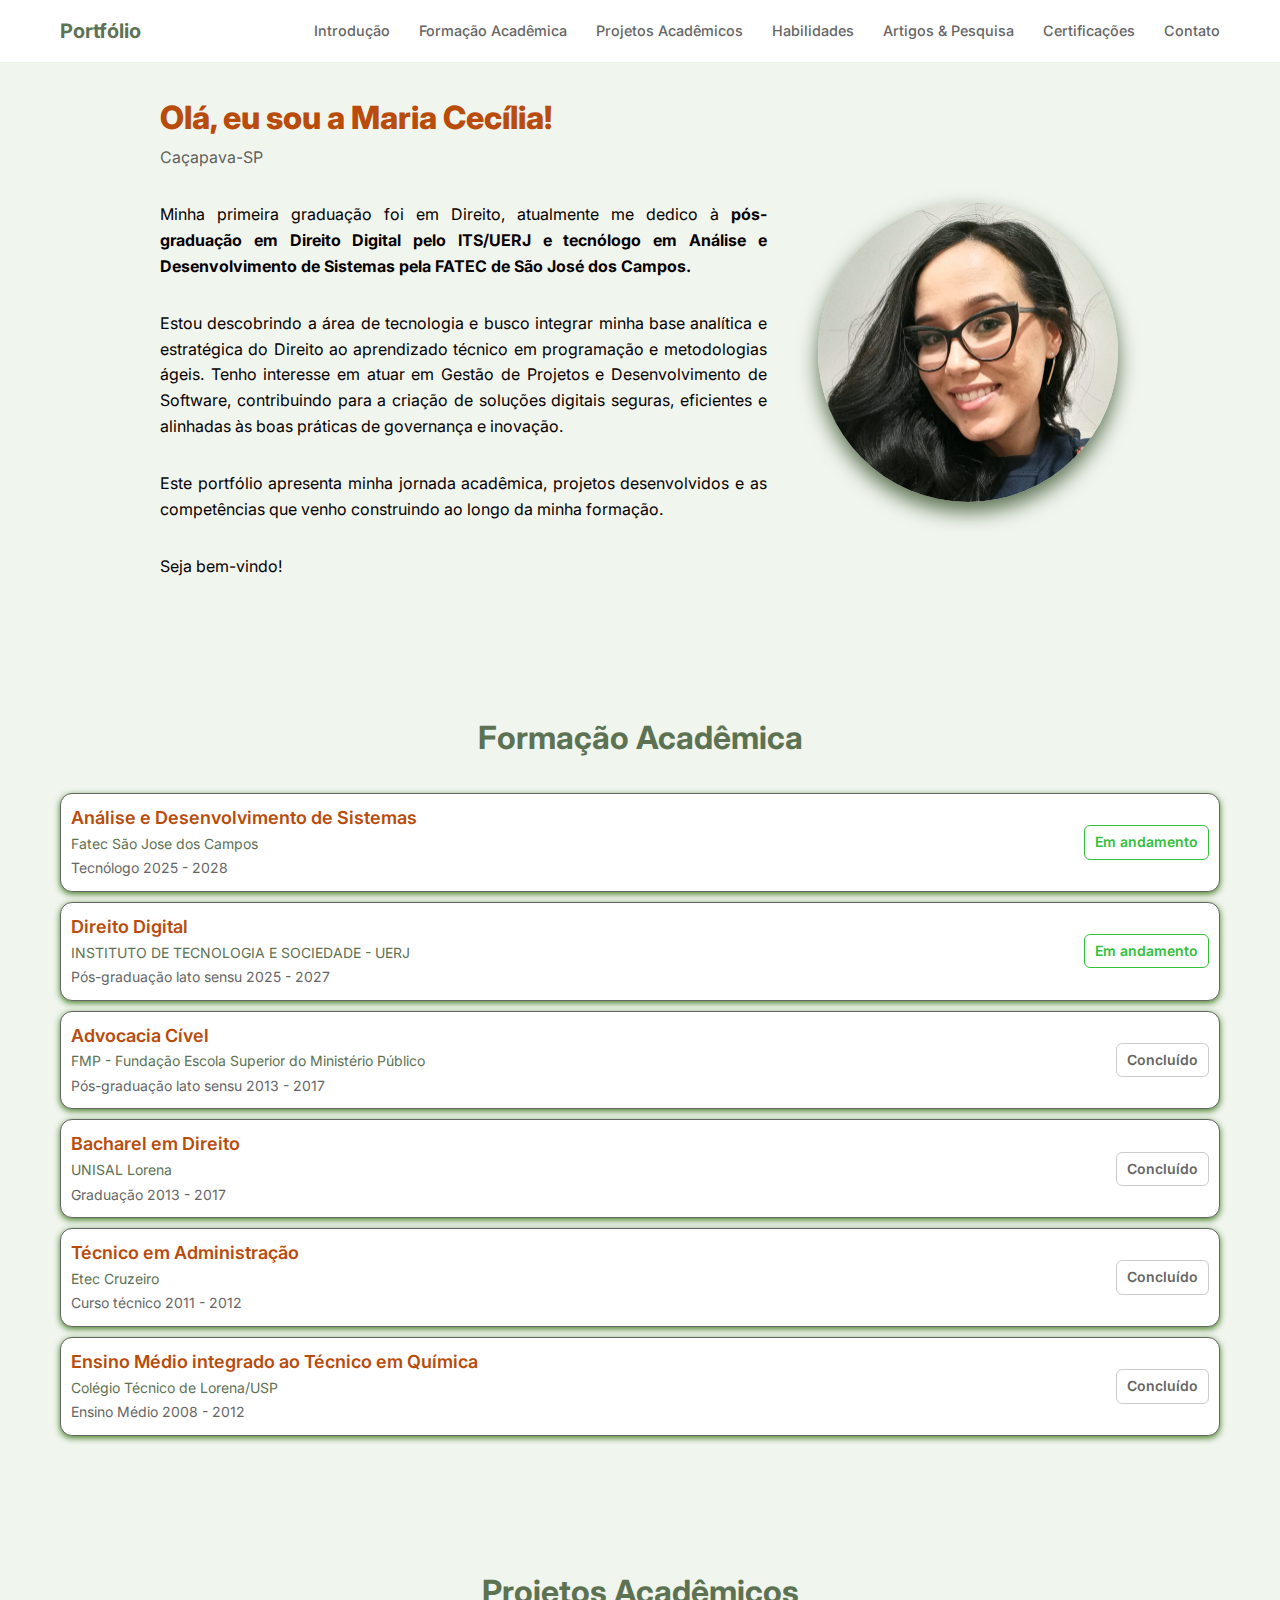
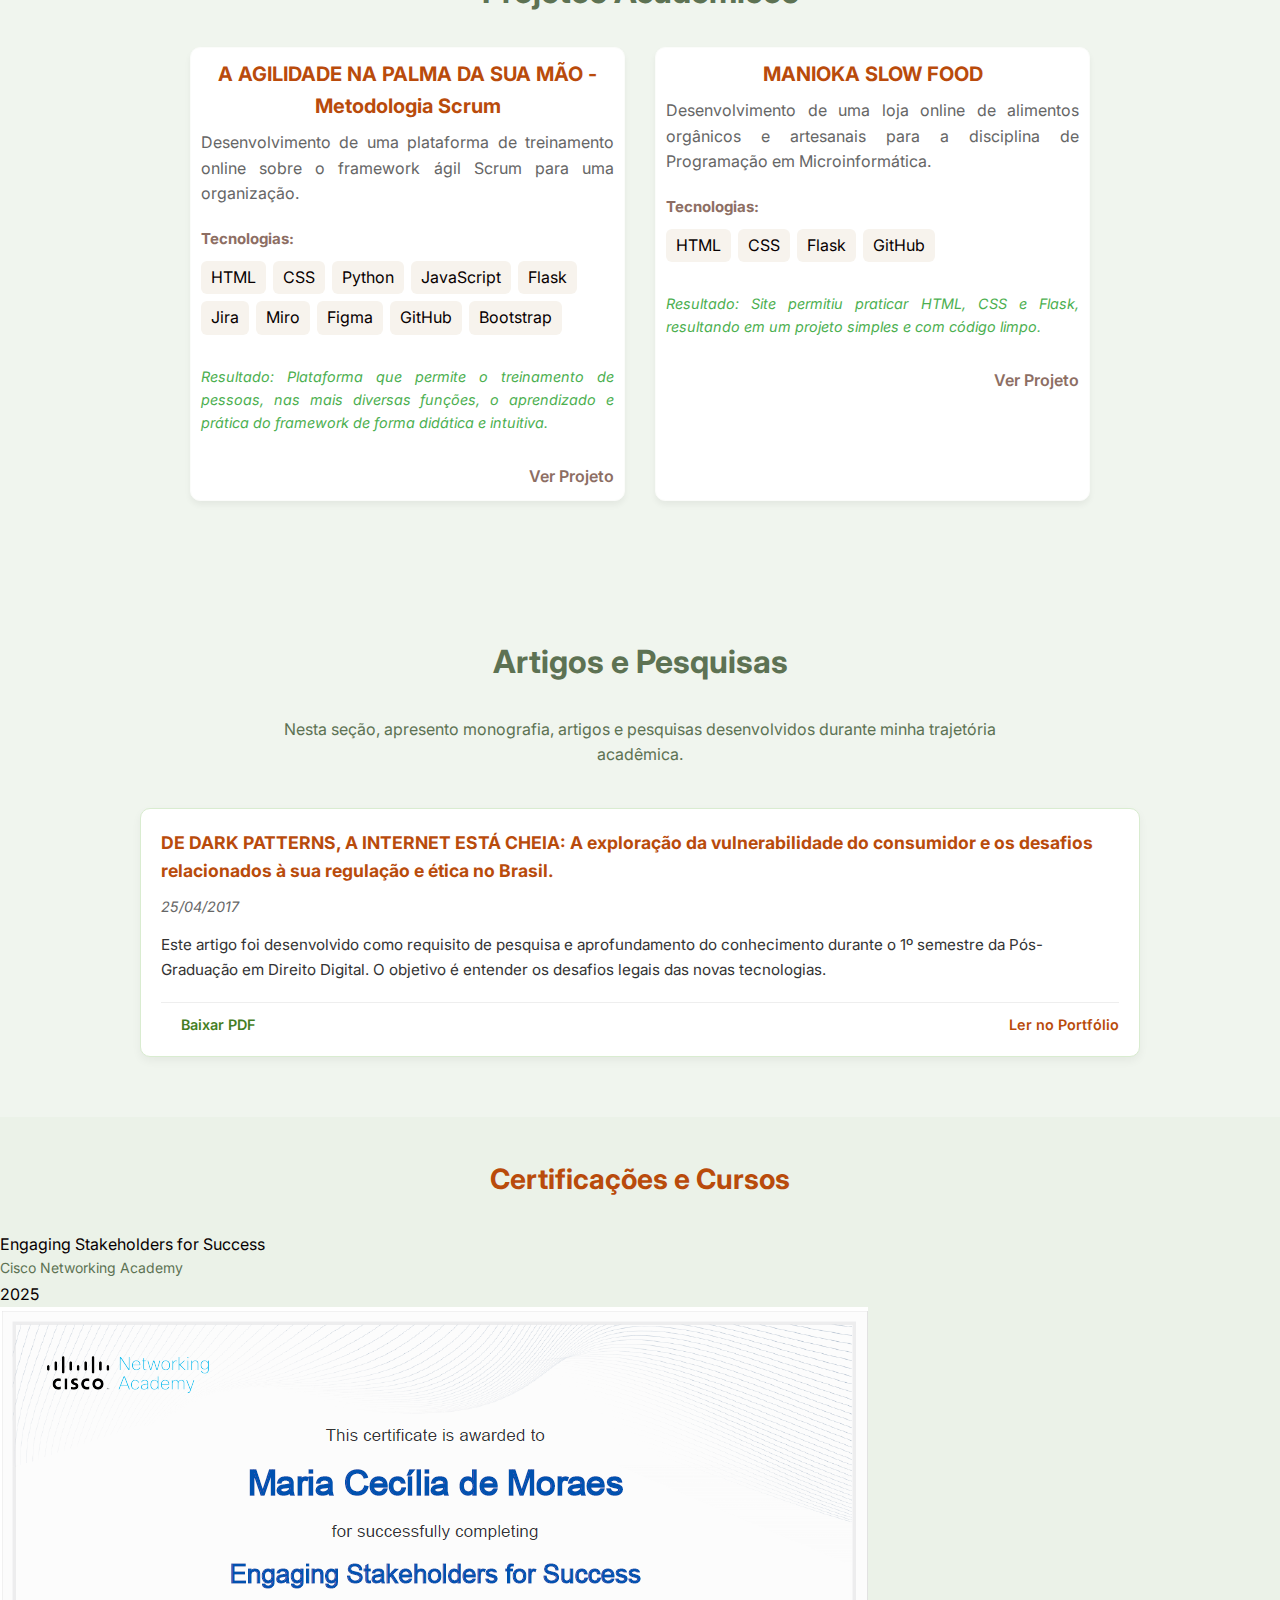
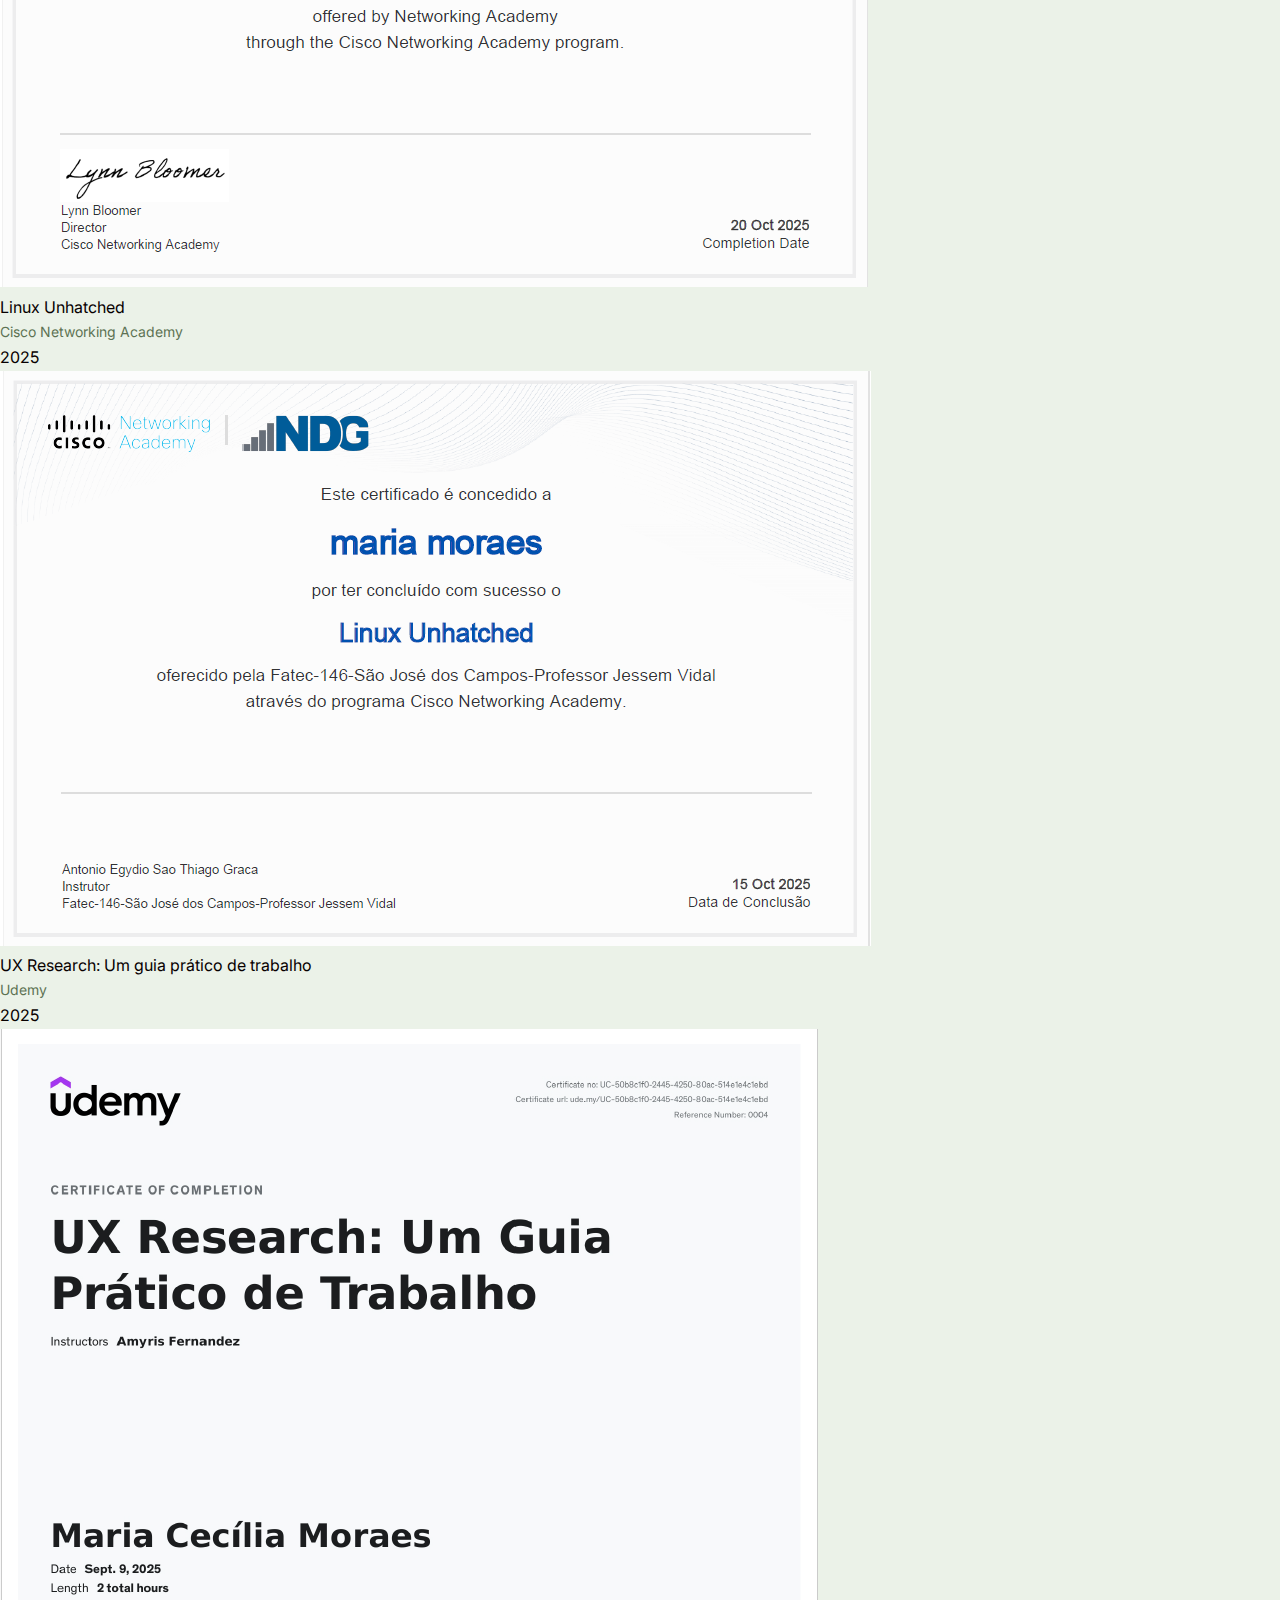
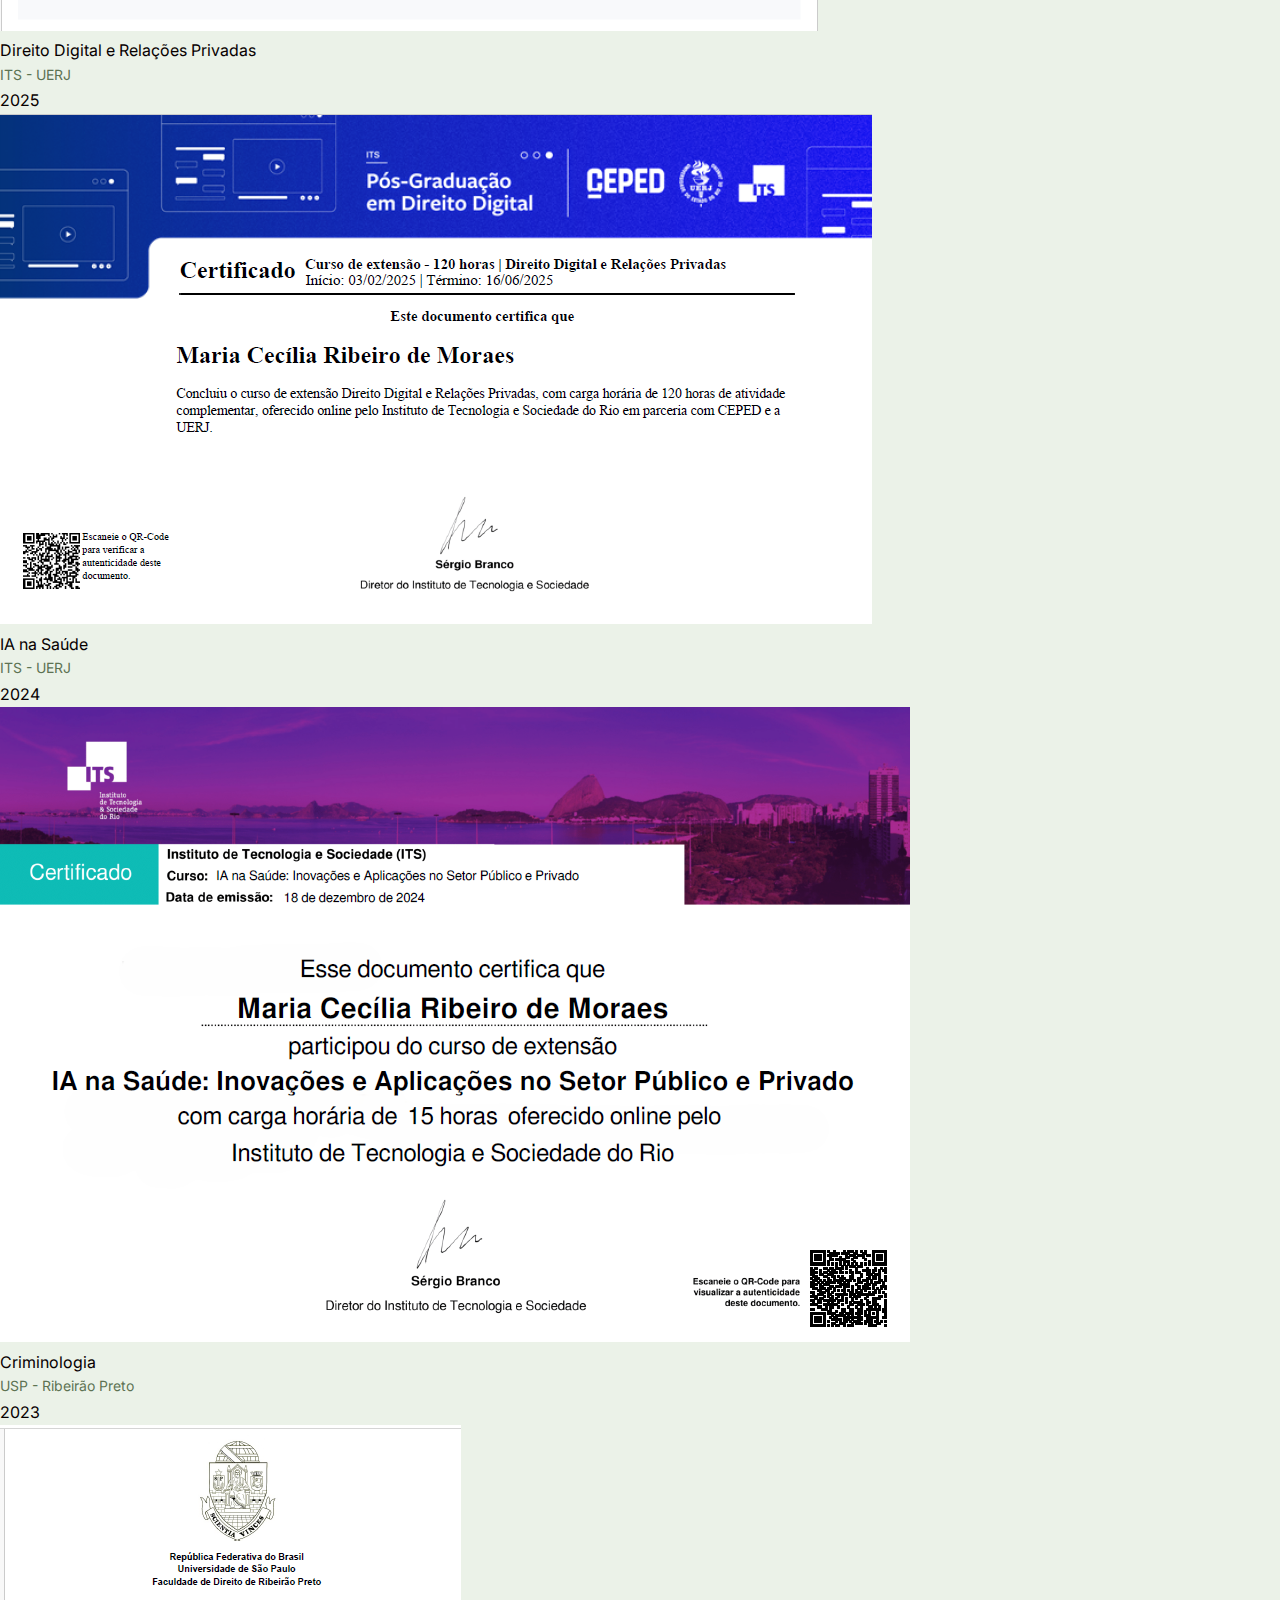
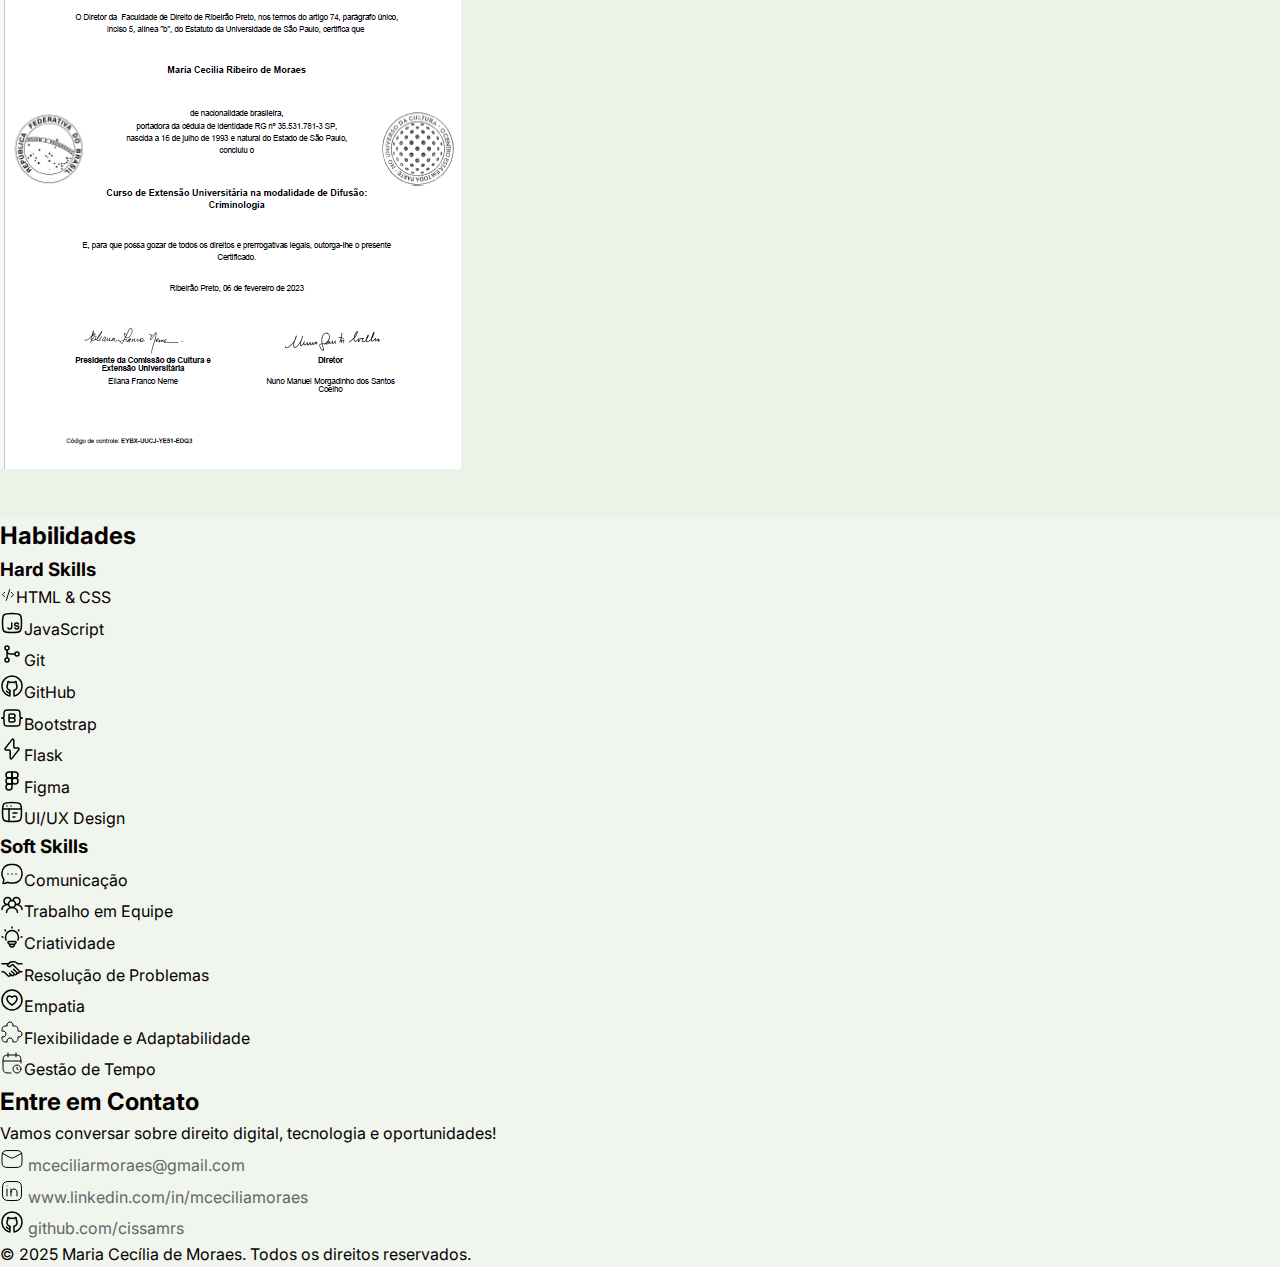
<file: index.html>
<!DOCTYPE html>
<html lang="pt-BR">

<head>
  <meta charset="UTF-8">
  <meta name="viewport" content="width=device-width, initial-scale=1.0">
  <title>Maria Cecília de Moraes - Portfólio</title>
  <link rel="stylesheet" href="style.css">
  <link href="https://fonts.googleapis.com/css2?family=Inter:wght@400;600;700;800&display=swap" rel="stylesheet">
</head>

<body>

  <header class="header">
    <div class="header-conteudo">
      <div class="logo"> Portfólio </div>

      <nav class="menu">
        <a href="#introducao">Introdução</a>
        <a href="#formacao-academica">Formação Acadêmica</a>
        <a href="#projetos-academicos">Projetos Acadêmicos</a>
        <a href="#habilidades">Habilidades</a>
        <a href="#artigos">Artigos & Pesquisa</a>
        <a href="#certificados">Certificações</a>
        <a href="#contato">Contato</a>
      </nav>
    </div>
  </header>

  <main>

    <section id="introducao" class="apresentacao">
      <div class="apresentacao-conteudo">
        <h1 class="nome">Olá, eu sou a Maria Cecília!</h1>

        <div class="endereco">
          <span>Caçapava-SP</span>
        </div>

        <p>
          Minha primeira graduação foi em Direito, atualmente me dedico à <strong> pós-graduação em Direito Digital pelo ITS/UERJ e tecnólogo em Análise e Desenvolvimento de Sistemas pela FATEC de São José dos Campos.</strong>
        </p>

        <p>
          Estou descobrindo a área de tecnologia e busco integrar minha base analítica e estratégica do Direito ao aprendizado técnico em programação e metodologias ágeis. Tenho interesse em atuar em Gestão de Projetos e Desenvolvimento de Software, contribuindo para a criação de soluções digitais seguras, eficientes e alinhadas às boas práticas de governança e inovação.
        </p>

        <p>
          Este portfólio apresenta minha jornada acadêmica, projetos desenvolvidos e as competências que venho construindo ao longo da minha formação.
        </p>

        <p>Seja bem-vindo!</p>
      </div>

      <div class="ilustracao-conteudo">
        <img src="imagens/cecilia.png" alt="Imagem de Maria Cecília" class="ilustracao-perfil">
      </div>
    </section>


    <section id="formacao-academica" class="secoes">
      <h2 class="titulo-formação">Formação Acadêmica</h2>

      <div class="educacao-card">
        <div class="detalhes-card">
          <p class="titulo-do-curso">Análise e Desenvolvimento de Sistemas</p>
          <p class="instituicao">Fatec São Jose dos Campos</p>
          <p class="nivel">Tecnólogo</p>
          <p class="duracao">2025 - 2028</p>
        </div>
        <span class="status-em-andamento">Em andamento</span>
      </div>

      <div class="educacao-card">
        <div class="detalhes-card">
          <p class="titulo-do-curso">Direito Digital</p>
          <p class="instituicao">INSTITUTO DE TECNOLOGIA E SOCIEDADE - UERJ</p>
          <p class="nivel">Pós-graduação lato sensu</p>
          <p class="duracao">2025 - 2027</p>
        </div>
        <span class="status-em-andamento">Em andamento</span>
      </div>

      <div class="educacao-card">
        <div class="detalhes-card">
          <p class="titulo-do-curso">Advocacia Cível</p>
          <p class="instituicao">FMP - Fundação Escola Superior do Ministério Público</p>
          <p class="nivel">Pós-graduação lato sensu</p>
          <p class="duracao">2013 - 2017</p>
        </div>
        <span class="status-concluido">Concluído</span>
      </div>

      <div class="educacao-card">
        <div class="detalhes-card">
          <p class="titulo-do-curso">Bacharel em Direito</p>
          <p class="instituicao">UNISAL Lorena</p>
          <p class="nivel">Graduação</p>
          <p class="duracao">2013 - 2017</p>
        </div>
        <span class="status-concluido">Concluído</span>
      </div>

      <div class="educacao-card">
        <div class="detalhes-card">
          <p class="titulo-do-curso">Técnico em Administração</p>
          <p class="instituicao">Etec Cruzeiro</p>
          <p class="nivel">Curso técnico</p>
          <p class="duracao">2011 - 2012</p>
        </div>
        <span class="status-concluido">Concluído</span>
      </div>

      <div class="educacao-card">
        <div class="detalhes-card">
          <p class="titulo-do-curso">Ensino Médio integrado ao Técnico em Química</p>
          <p class="instituicao">Colégio Técnico de Lorena/USP</p>
          <p class="nivel">Ensino Médio</p>
          <p class="duracao">2008 - 2012</p>
        </div>
        <span class="status-concluido">Concluído</span>
      </div>
    </section>


    <section id="projetos-academicos" class="secao">
      <h2 class="section-title">Projetos Acadêmicos</h2>

      <div class="projetos-grid">

        <div class="projetos-card">
          <p class="titulo-projeto">A AGILIDADE NA PALMA DA SUA MÃO - Metodologia Scrum</p>
          <p class="descricao-projeto">
            Desenvolvimento de uma plataforma de treinamento online sobre o framework ágil Scrum para uma organização.
          </p>

          <p class="tech">Tecnologias:</p>

          <div class="caixa-tech">
            <span class="tech-tag">HTML</span>
            <span class="tech-tag">CSS</span>
            <span class="tech-tag">Python</span>
            <span class="tech-tag">JavaScript</span>
            <span class="tech-tag">Flask</span>
            <span class="tech-tag">Jira</span>
            <span class="tech-tag">Miro</span>
            <span class="tech-tag">Figma</span>
            <span class="tech-tag">GitHub</span>
            <span class="tech-tag">Bootstrap</span>
          </div>

          <p class="resultado-projeto">
            Resultado: Plataforma que permite o treinamento de pessoas, nas mais diversas funções, o aprendizado e prática do framework de forma didática e intuitiva.
          </p>

          <a href="https://plataforma-scrum-api-2025-2.vercel.app" class="link-projeto">Ver Projeto</a>
        </div>


        <div class="projetos-card">
          <p class="titulo-projeto">MANIOKA SLOW FOOD</p>
          <p class="descricao-projeto">
            Desenvolvimento de uma loja online de alimentos orgânicos e artesanais para a disciplina de Programação em Microinformática.
          </p>

          <p class="tech">Tecnologias:</p>

          <div class="caixa-tech">
            <span class="tech-tag">HTML</span>
            <span class="tech-tag">CSS</span>
            <span class="tech-tag">Flask</span>
            <span class="tech-tag">GitHub</span>
          </div>

          <p class="resultado-projeto">
            Resultado: Site permitiu praticar HTML, CSS e Flask, resultando em um projeto simples e com código limpo.
          </p>

          <a href="#" class="link-projeto">Ver Projeto</a>
        </div>

      </div>
    </section>

    <section id="artigos" class="secoes">
      <h2 class="section-title">Artigos e Pesquisas</h2>

      <p class="introducao-artigos">
        Nesta seção, apresento monografia, artigos e pesquisas desenvolvidos durante minha trajetória acadêmica.
      </p>

      <div class="artigos-grid">

        <div class="artigo-card">
          <p class="titulo-artigo"> DE DARK PATTERNS, A INTERNET ESTÁ CHEIA: A exploração da vulnerabilidade do consumidor e os desafios relacionados à sua regulação e ética no Brasil. </p>
          <p class="data-artigo">25/04/2017</p>
          <p class="resumo-artigo">
            Este artigo foi desenvolvido como requisito de pesquisa e aprofundamento do conhecimento durante o 1º semestre da Pós-Graduação em Direito Digital. O objetivo é entender os desafios legais das novas tecnologias.
          </p>
          <div class="links-artigo">
            <a href="artigoscientificos/DE DARK PATTERNS, A INTERNET ESTÁ CHEIA .pdf" target="_blank" class="link-download">
              Baixar PDF
            </a>
            <a href="dark patterns.html" class="link-leitura">
              Ler no Portfólio
            </a>
          </div>
        </div>
      </div>
    </section>


    <section id="certificados" class="certificacoes">
      <h2 class="titulo-secao">Certificações e Cursos</h2>

      <div class="certificacoes-grid">

        <div class="certificado-card">
          <p class="titulo-certificado">Engaging Stakeholders for Success</p>
          <p class="instituicao">Cisco Networking Academy</p>
          <p class="ano">2025</p>
          <div class="certificado-container">
            <a href="imagens/Certificado Cisco Stakeholders.png" target="_blank">
              <img src="imagens/Certificado Cisco Stakeholders.png" alt="Miniatura do Certificado" class="certificado-miniatura">
            </a>
          </div>
        </div>

        <div class="certificado-card">
          <p class="titulo-certificado">Linux Unhatched</p>
          <p class="instituicao">Cisco Networking Academy</p>
          <p class="ano">2025</p>
          <div class="certificado-container">
            <a href="imagens/Certificado Linux.png" target="_blank">
              <img src="imagens/Certificado Linux.png" alt="Miniatura do Certificado" class="certificado-miniatura">
            </a>
          </div>
        </div>

        <div class="certificado-card">
          <p class="titulo-certificado">UX Research: Um guia prático de trabalho</p>
          <p class="instituicao">Udemy</p>
          <p class="ano">2025</p>
          <div class="certificado-container">
            <a href="imagens/Certificado UX Research.png" target="_blank">
              <img src="imagens/Certificado UX Research.png" alt="Miniatura do Certificado" class="certificado-miniatura">
            </a>
          </div>
        </div>

        <div class="certificado-card">
          <p class="titulo-certificado">Direito Digital e Relações Privadas</p>
          <p class="instituicao">ITS - UERJ</p>
          <p class="ano">2025</p>
          <a href="imagens/Certificado ITS-UERJ -1.png" target="_blank">
            <img src="imagens/Certificado ITS-UERJ -1.png" alt="Miniatura do Certificado" class="certificado-miniatura">
          </a>
        </div>

        <div class="certificado-card">
          <p class="titulo-certificado">IA na Saúde</p>
          <p class="instituicao">ITS - UERJ</p>
          <p class="ano">2024</p>
          <div class="certificado-container">
            <a href="imagens/Certificacao IA na Saude.png" target="_blank">
              <img src="imagens/Certificacao IA na Saude.png" alt="Miniatura do Certificado" class="certificado-miniatura">
            </a>
          </div>
        </div>

        <div class="certificado-card">
          <p class="titulo-certificado">Criminologia</p>
          <p class="instituicao">USP - Ribeirão Preto</p>
          <p class="ano">2023</p>
          <div class="certificado-container">
            <a href="imagens/Certificado Criminologia USP.png" target="_blank">
              <img src="imagens/Certificado Criminologia USP.png" alt="Miniatura do Certificado" class="certificado-miniatura">
            </a>
          </div>
        </div>

      </div>
    </section>


    <section id="habilidades" class="habilidades-secao">
      <h2 class="titulo-habilidades">Habilidades</h2>

      <div class="habilidades">

        <div class="habilidades-bloco hard-skills">
          <h3>Hard Skills</h3>

          <div class="skills-grid">
            <div class="hard-skills"><span><img src="imagens/source-code-stroke-rounded.svg" class="icone-skills"></span>HTML & CSS</div>
            <div class="hard-skills"><span><img src="imagens/java-script-stroke-rounded.svg" class="icone-skills"></span>JavaScript</div>
            <div class="hard-skills"><span><img src="imagens/git-merge-stroke-rounded.svg" class="icone-skills"></span>Git</div>
            <div class="hard-skills"><span><img src="imagens/github-01-stroke-rounded.svg" class="icone-skills"></span>GitHub</div>
            <div class="hard-skills"><span><img src="imagens/bootstrap-stroke-rounded.svg" class="icone-skills"></span>Bootstrap</div>
            <div class="hard-skills"><span><img src="imagens/flash-stroke-rounded.svg" class="icone-skills"></span>Flask</div>
            <div class="hard-skills"><span><img src="imagens/figma-stroke-rounded.svg" class="icone-skills"></span>Figma</div>
            <div class="hard-skills"><span><img src="imagens/web-design-01-stroke-rounded.svg" class="icone-skills"></span>UI/UX Design</div>
          </div>
        </div>

        <div class="habilidades-bloco soft-skills">
          <h3>Soft Skills</h3>

          <div class="skills-grid">
            <div class="soft-skills"><span><img src="imagens/message-02-stroke-rounded.svg" class="skill-icon"></span>Comunicação</div>
            <div class="soft-skills"><span><img src="imagens/user-group-stroke-rounded.svg" class="skill-icon"></span>Trabalho em Equipe</div>
            <div class="soft-skills"><span><img src="imagens/idea-01-stroke-rounded.svg" class="icone-skills"></span>Criatividade</div>
            <div class="soft-skills"><span><img src="imagens/agreement-02-stroke-rounded.svg" class="icone-skills"></span>Resolução de Problemas</div>
            <div class="soft-skills"><span><img src="imagens/favourite-circle-stroke-rounded.svg" class="icone-skills"></span>Empatia</div>
            <div class="soft-skills"><span><img src="imagens/puzzle-stroke-rounded.svg" class="icone-skills"></span>Flexibilidade e Adaptabilidade</div>
            <div class="soft-skills"><span><img src="imagens/date-time-stroke-rounded.svg" class="icone-skills"></span>Gestão de Tempo</div>
          </div>
        </div>

      </div>
    </section>


    <section id="contato" class="secao-contato">
      <h2 class="titulo-contato">Entre em Contato</h2>

      <div class="card-contato">

        <div class="info-contato">
          <p class="introducao-contato">
            Vamos conversar sobre direito digital, tecnologia e oportunidades!
          </p>

          <ul class="lista-contato">
            <li>
              <span class="icone-contato"><img src="imagens/mail-01-stroke-rounded.svg"></span>
              <a href="mailto:mceciliarmoraes@gmail.com">mceciliarmoraes@gmail.com</a>
            </li>

            <li>
              <span class="icone-contato"><img src="imagens/linkedin-01-stroke-rounded.svg"></span>
              <a href="https://www.linkedin.com/in/mceciliamoraes" target="_blank"> www.linkedin.com/in/mceciliamoraes</a>
            </li>

            <li>
              <span class="icone-contato"><img src="imagens/github-01-stroke-rounded.svg"></span>
              <a href="https://github.com/cissamrs" target="_blank">github.com/cissamrs</a>
            </li>
          </ul>
        </div>

      </div>
    </section>

  </main>

  <footer class="footer">
    <p>&copy; 2025 Maria Cecília de Moraes. Todos os direitos reservados.</p>
  </footer>

</body>

</html>
</file>
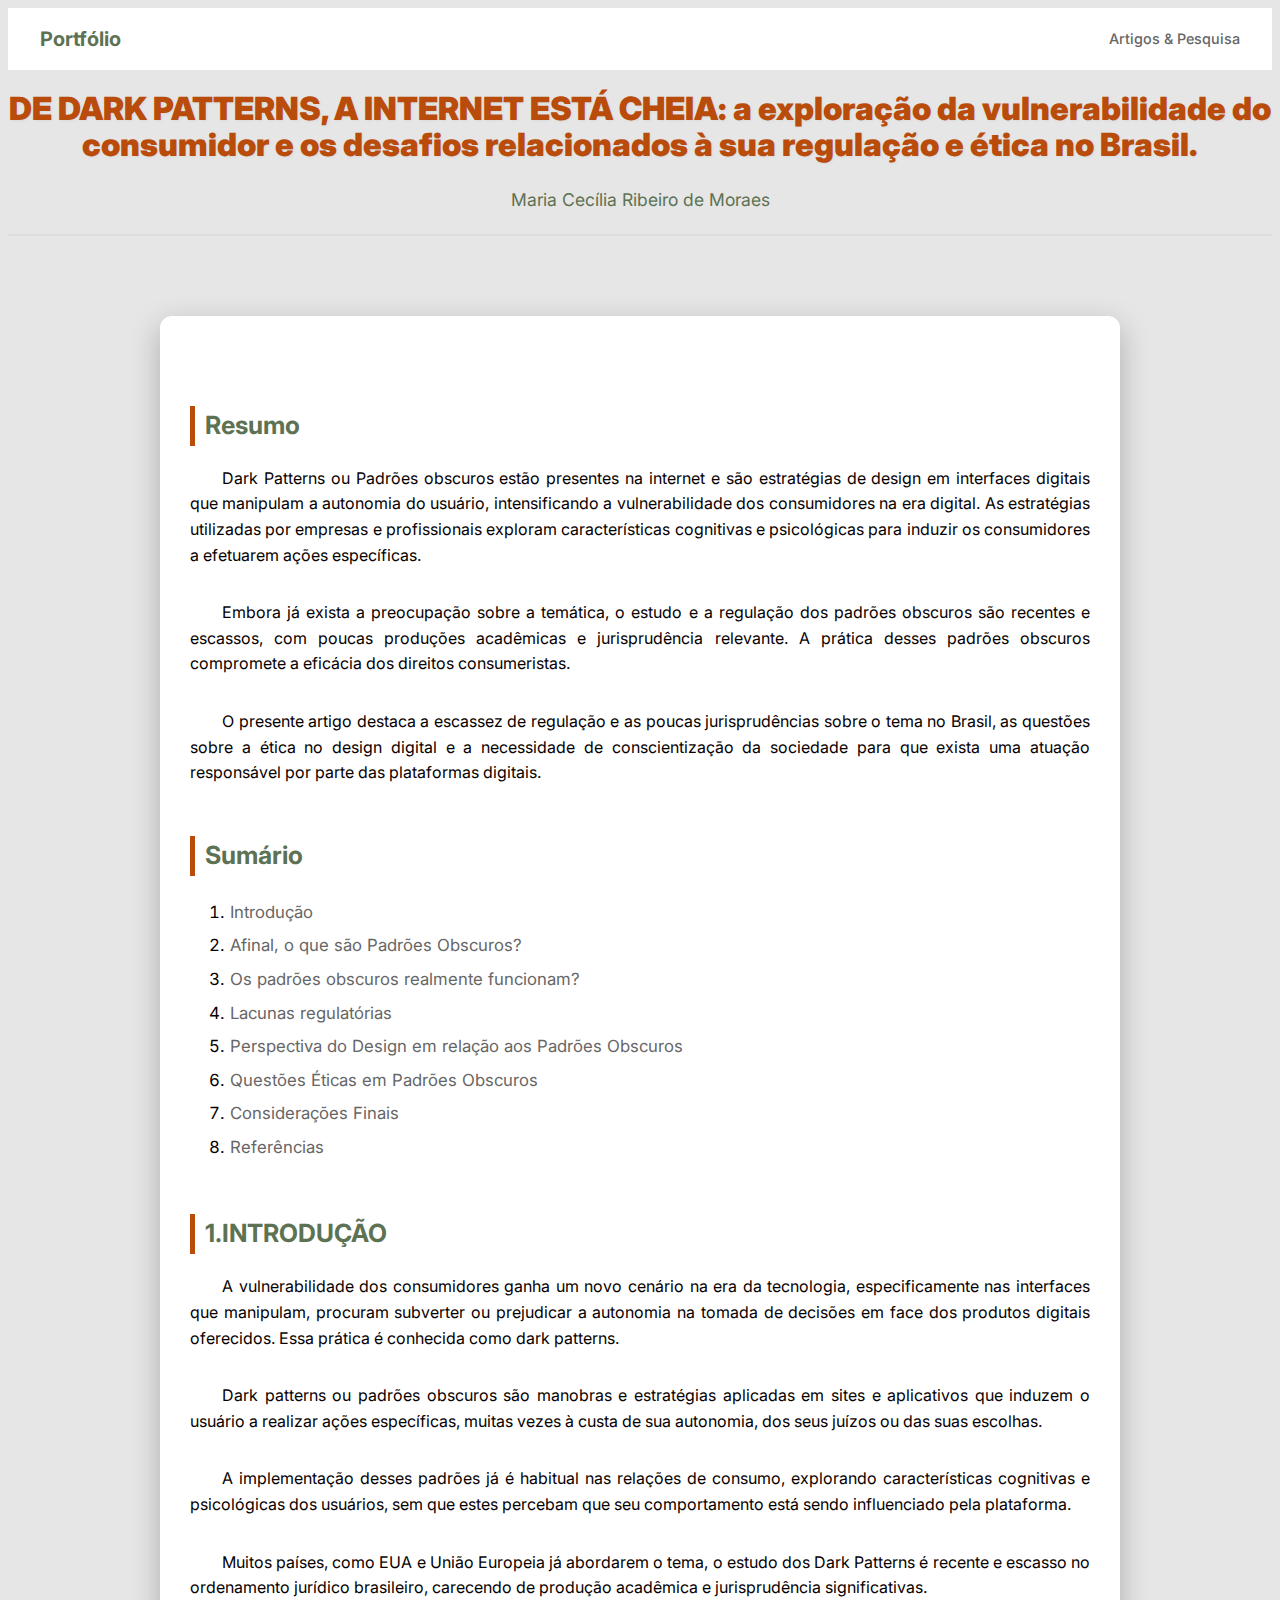
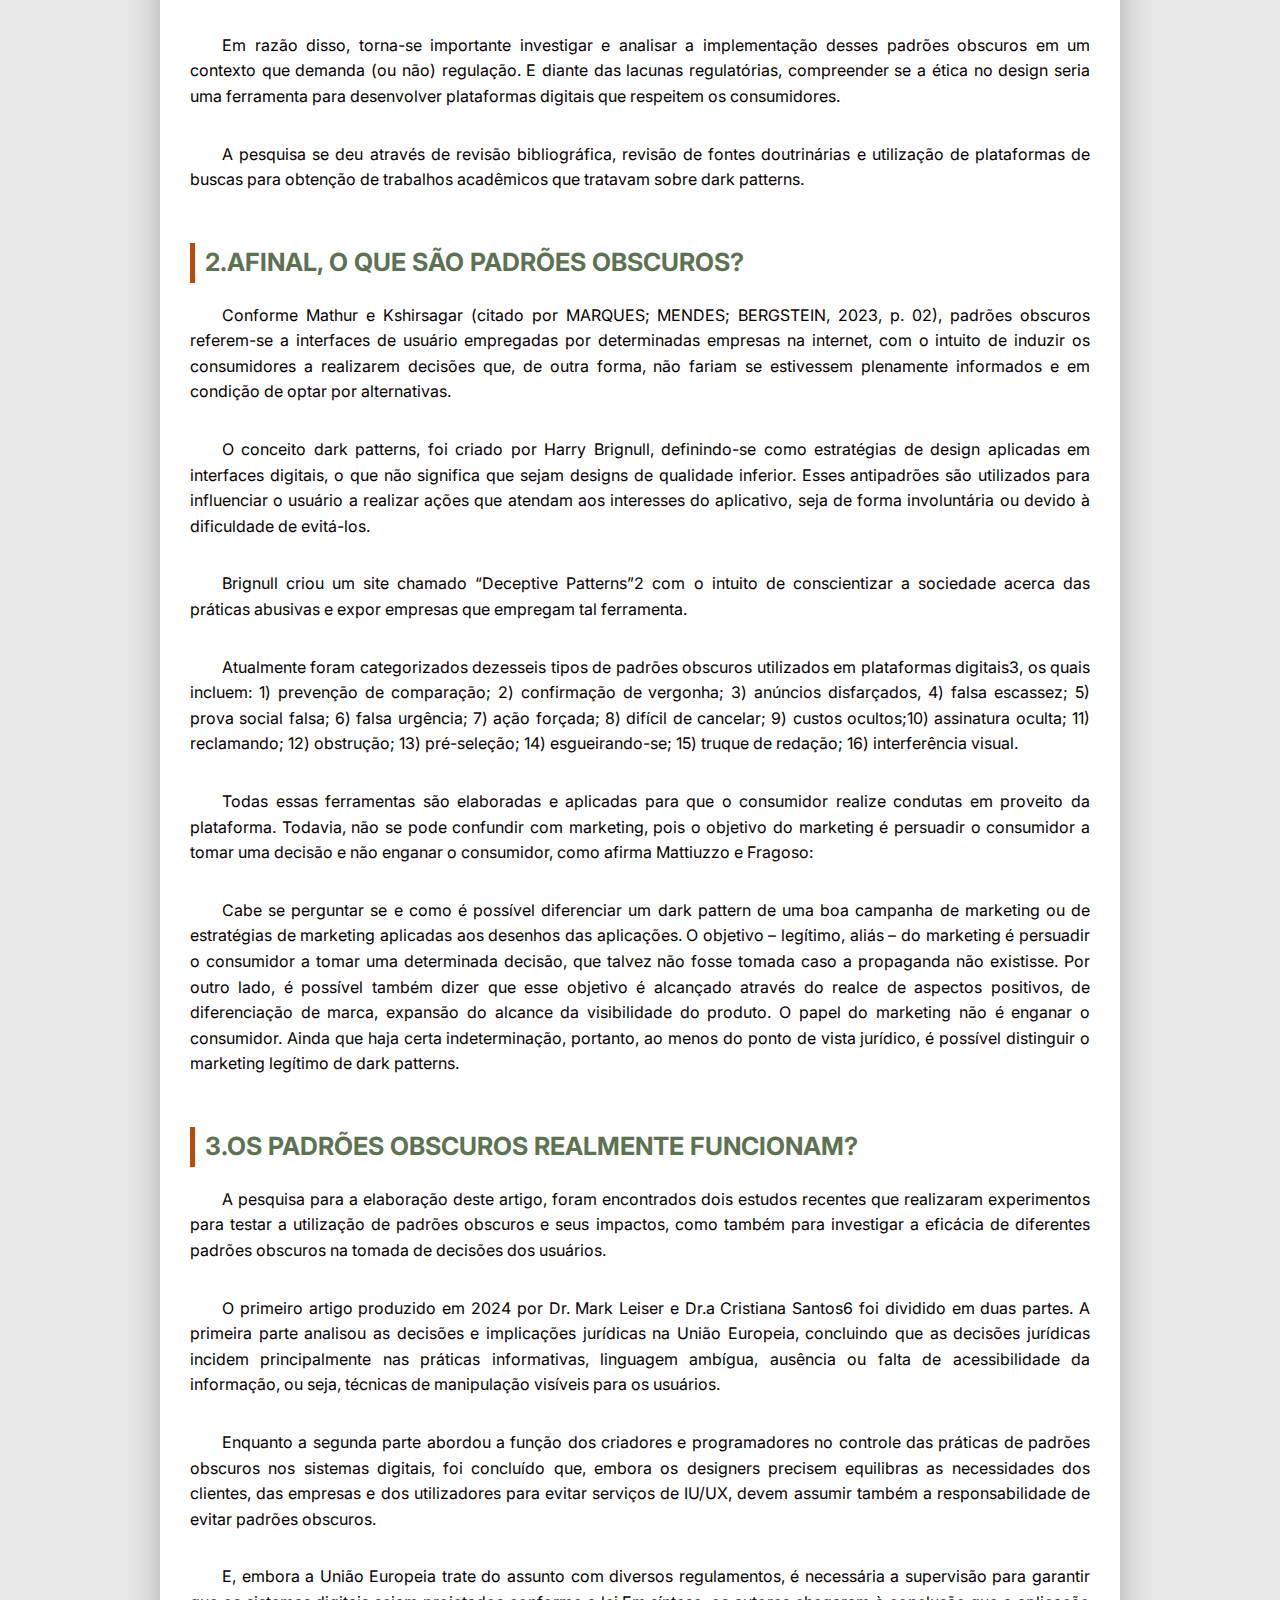
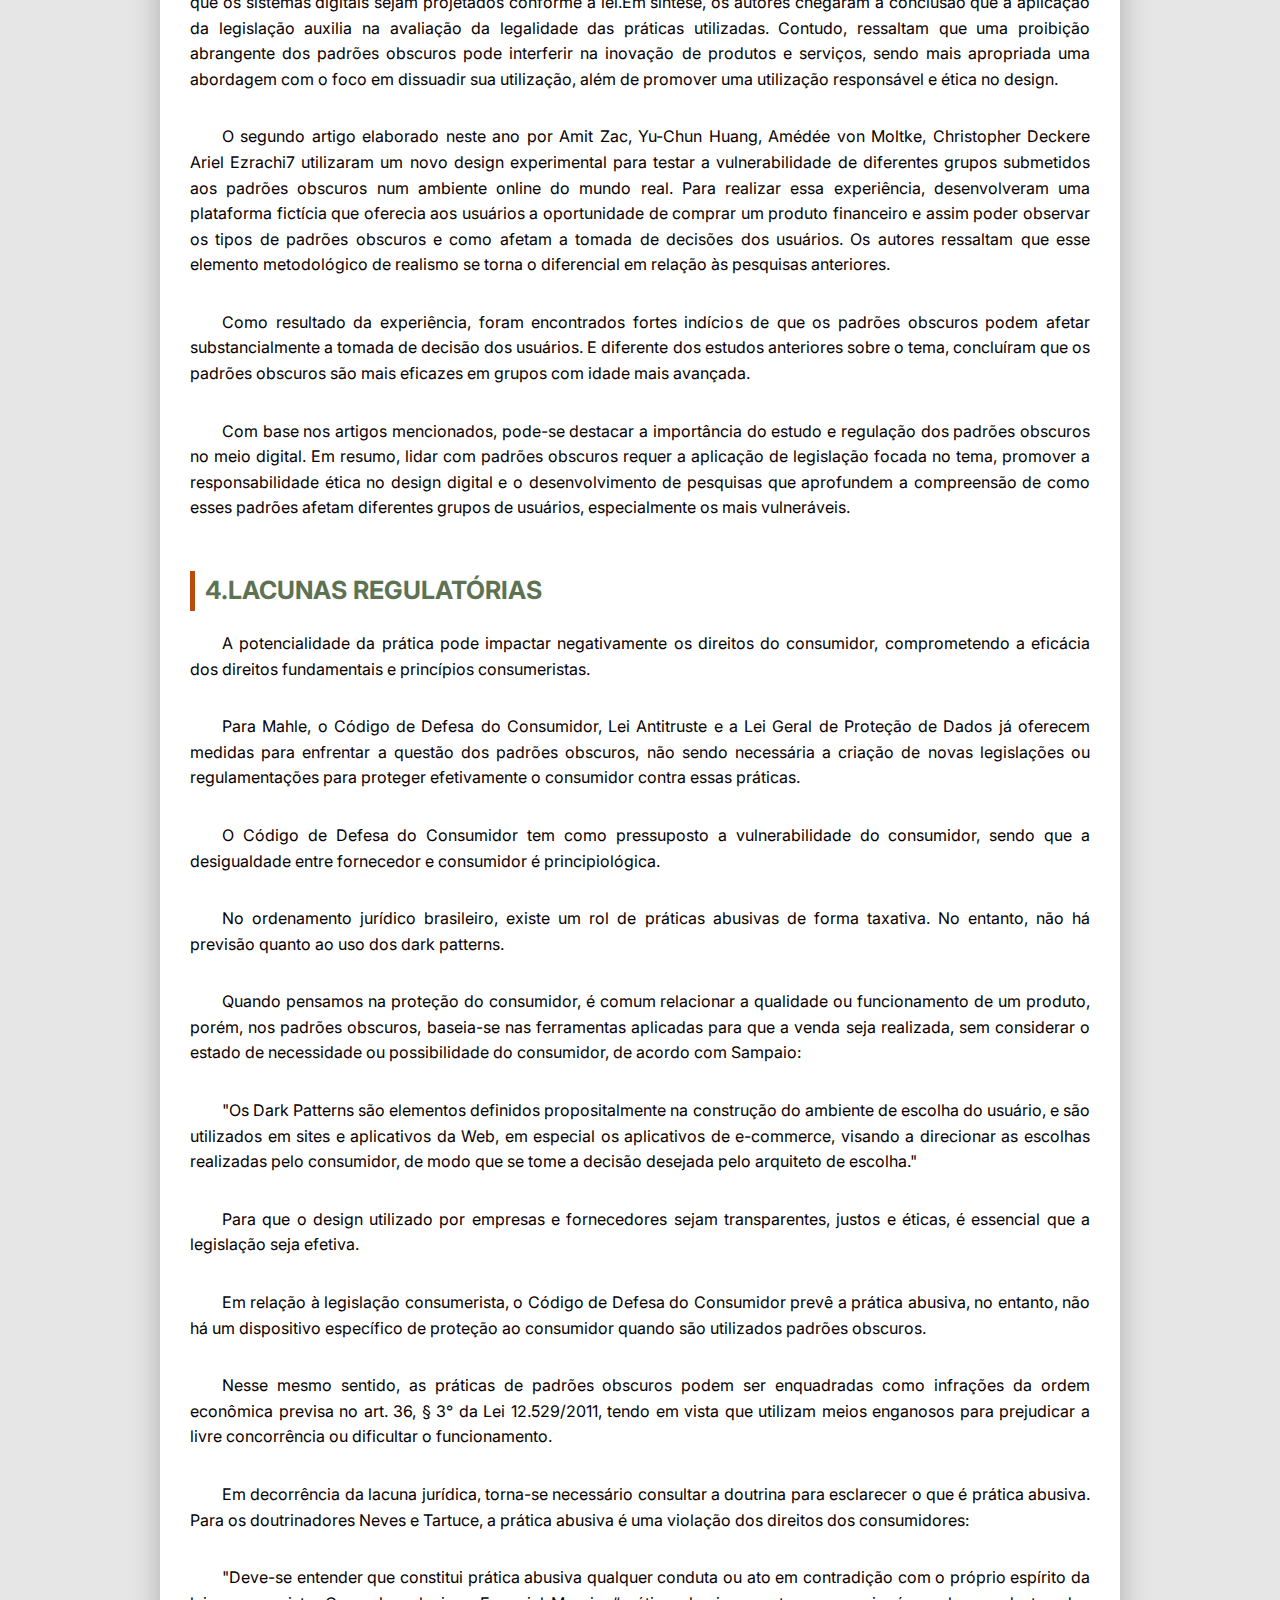
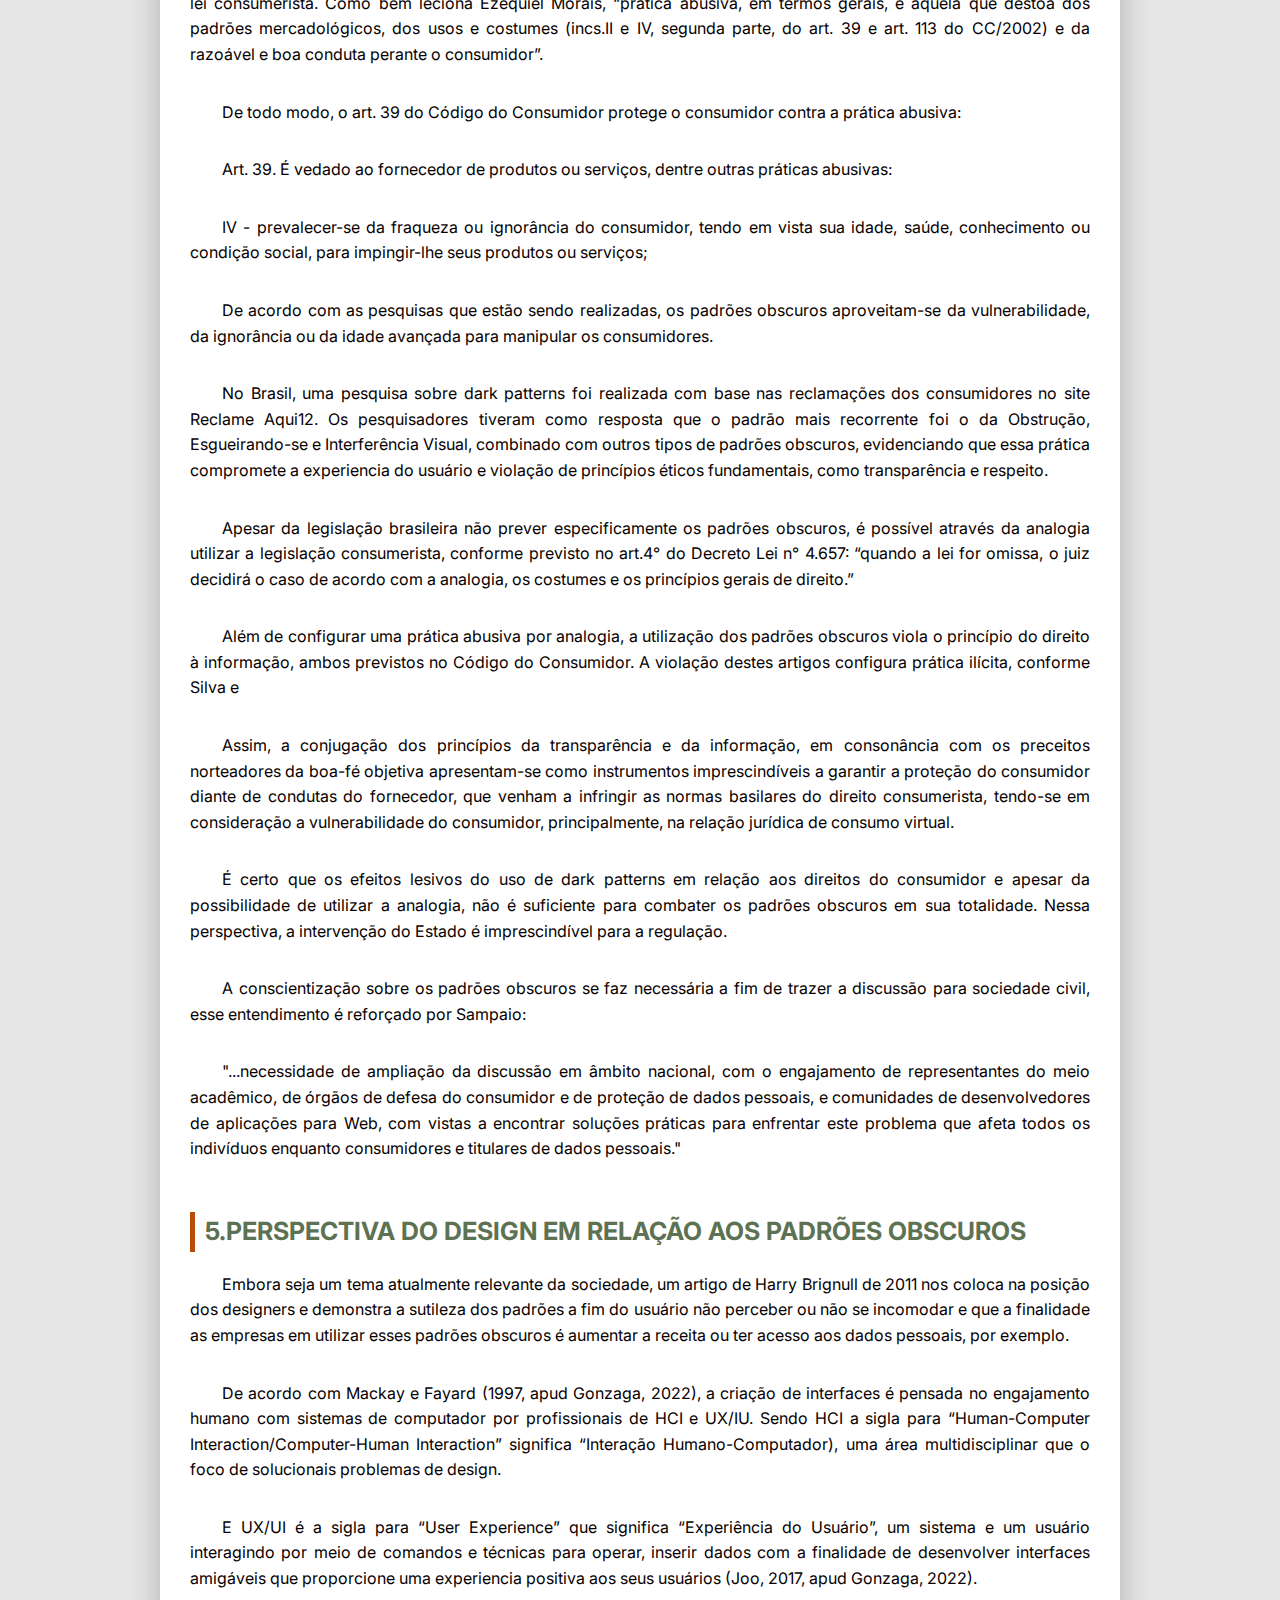
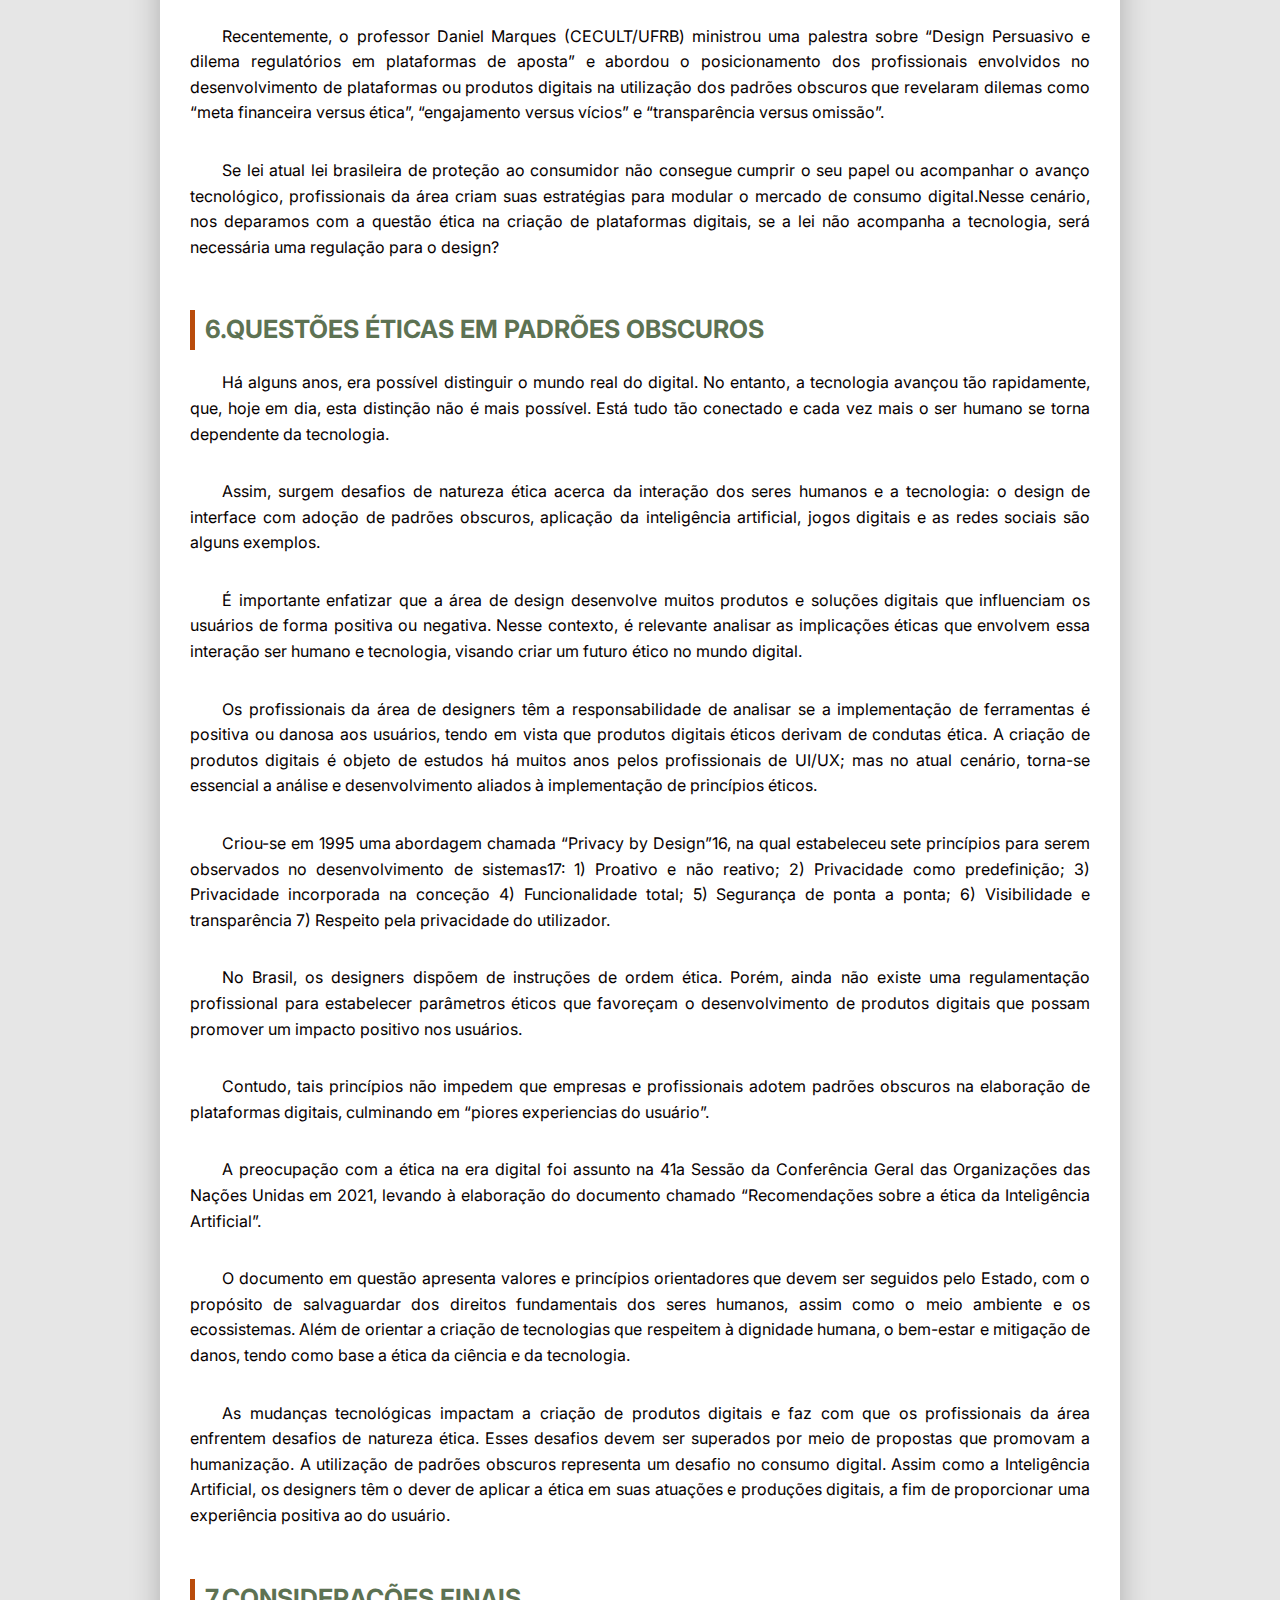
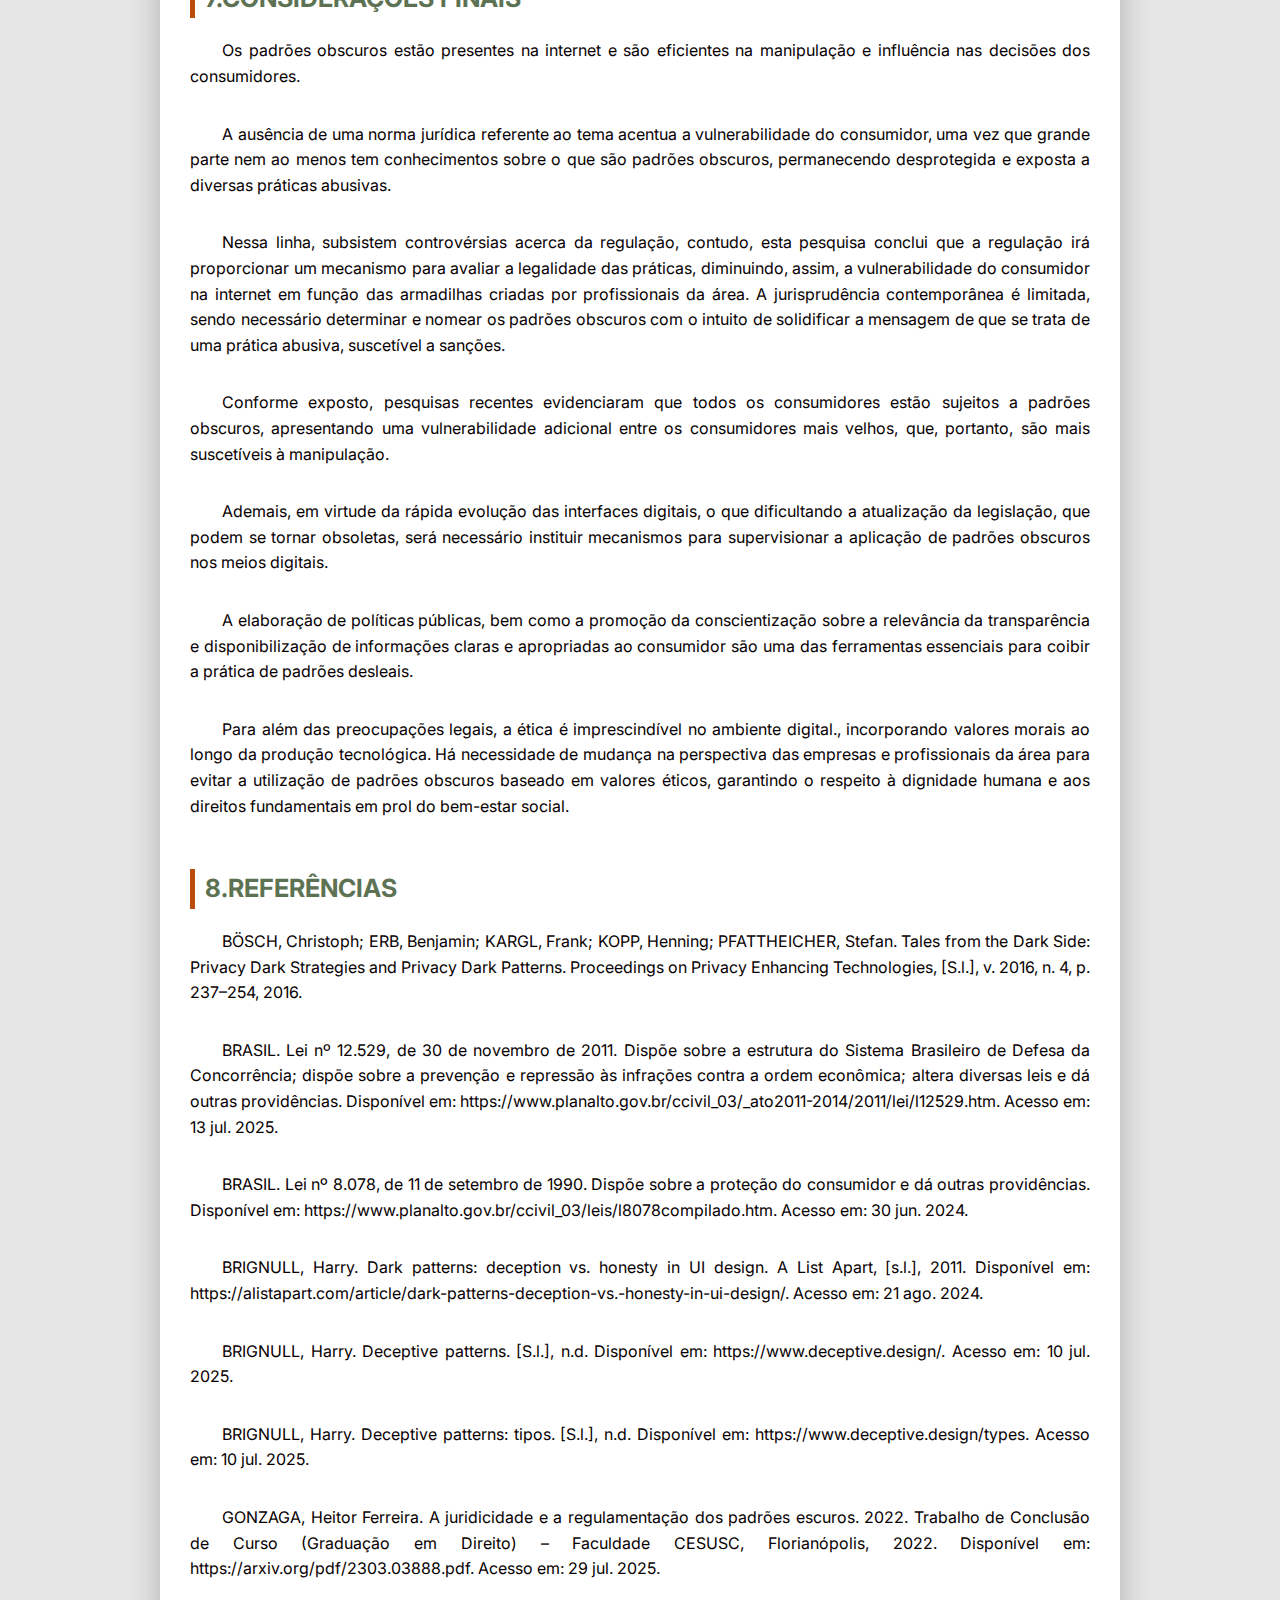
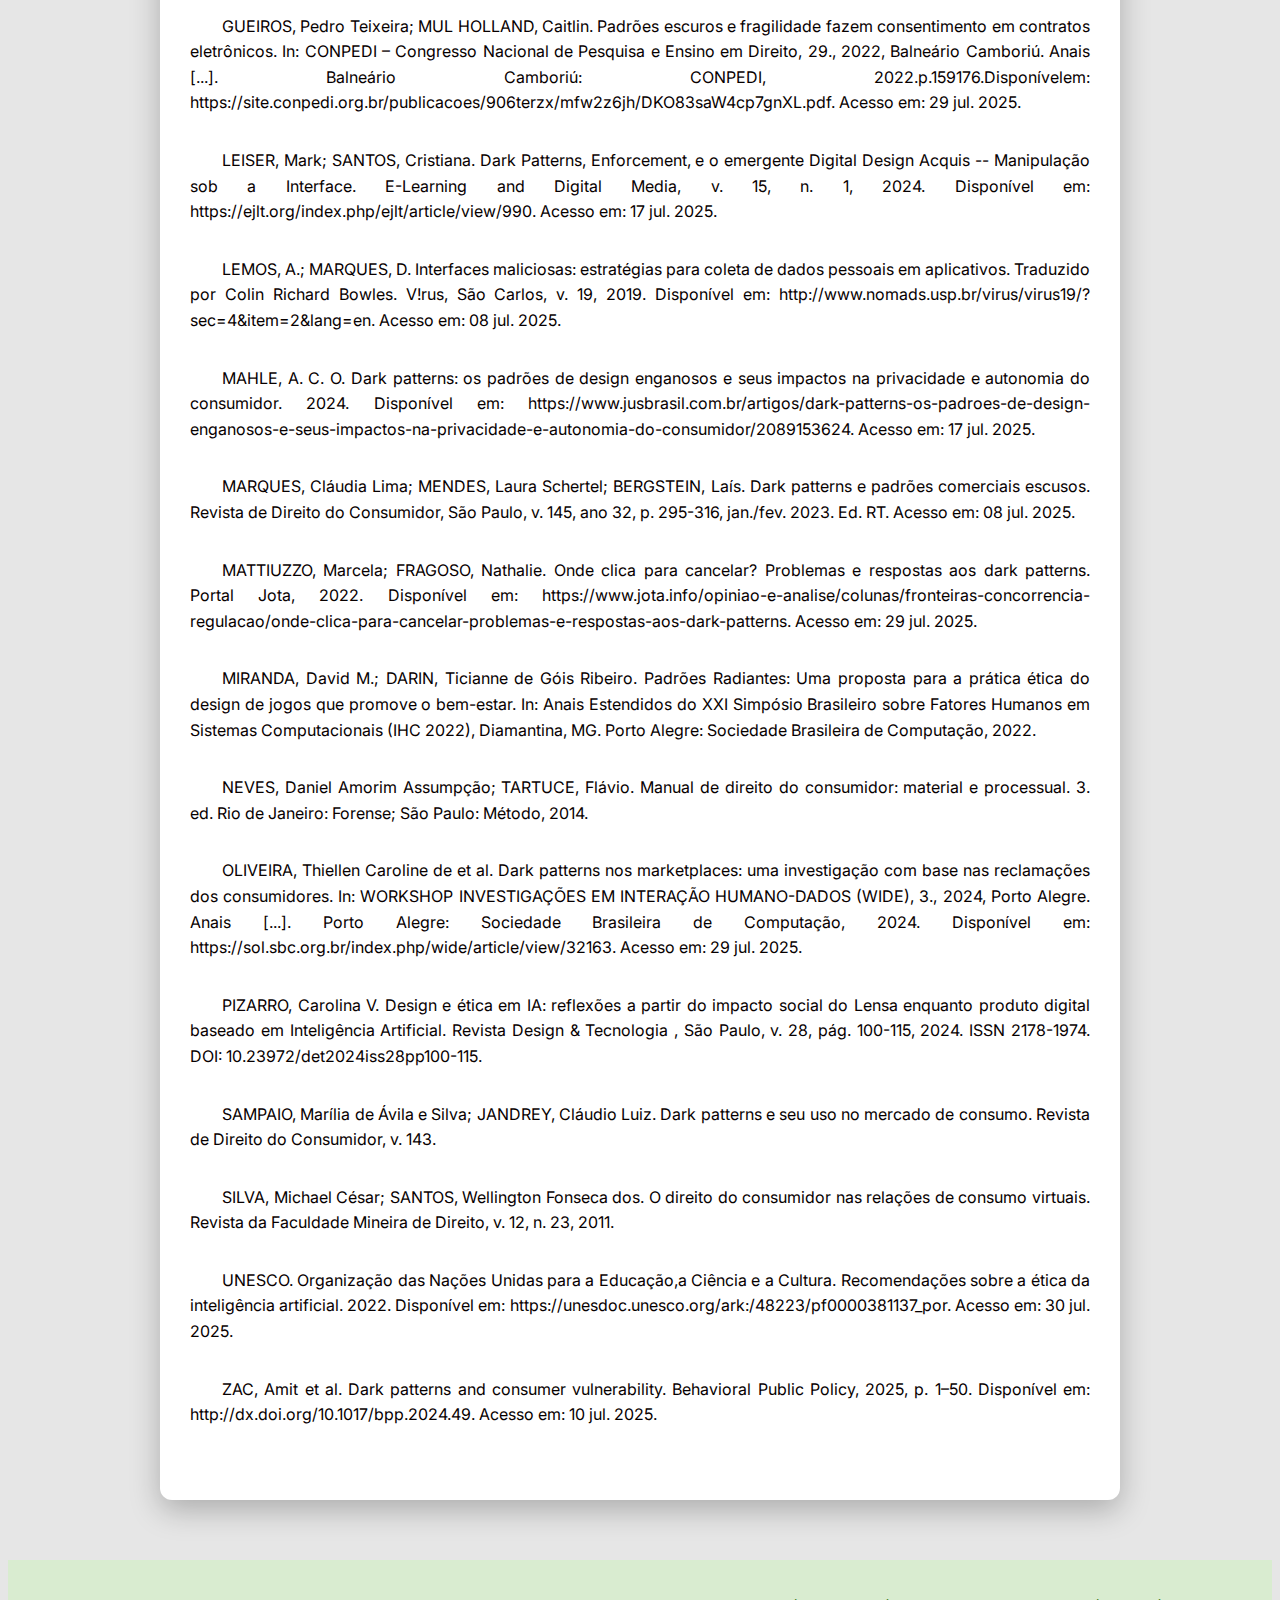
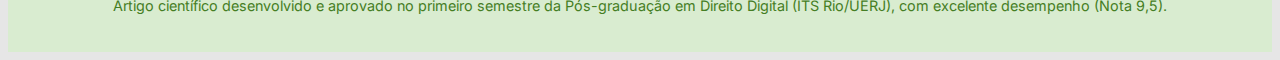
<file: dark patterns.html>
<!DOCTYPE html>
<html lang="pt-BR">

<head>
  <meta charset="UTF-8">
  <meta name="viewport" content="width=device-width, initial-scale=1.0">
  <title> Artigo: Dark Patterns - Maria Cecília de Moraes</title>
  <link rel="stylesheet" href="styleartigo.css">
  <link href="https://fonts.googleapis.com/css2?family=Inter:wght@400;600;700;800&display=swap" rel="stylesheet">
</head>

<body>

  <header class="header">
    <div class="header-conteudo">
      <div class="logo"> Portfólio </div>

      <nav class="menu">
        <a href="#artigos">Artigos & Pesquisa</a>
      </nav>
    </div>
  </header>


  <main>
    <section id="artigo" class="artigos">

      <!-- TÍTULO -->
      <h1 class="titulo-artigo">
        DE DARK PATTERNS, A INTERNET ESTÁ CHEIA: a exploração da vulnerabilidade do consumidor e os desafios relacionados à sua regulação e ética no Brasil.
      </h1>

      <!-- AUTORA -->
      <p class="autor-artigo">Maria Cecília Ribeiro de Moraes</p>
      <div class="artigo-container">
        <!-- RESUMO -->
        <h3 class="subtitulo-artigo-secao">Resumo </h3>

        <p class="paragrafo-justificado"> Dark Patterns ou Padrões obscuros estão presentes na internet e são estratégias de design em interfaces digitais que manipulam a autonomia do usuário, intensificando a vulnerabilidade dos consumidores na era digital. As estratégias utilizadas por empresas e profissionais exploram características cognitivas e psicológicas para induzir os consumidores a efetuarem ações específicas.</p>

        <p class="paragrafo-justificado">Embora já exista a preocupação sobre a temática, o estudo e a regulação dos padrões obscuros são recentes e escassos, com poucas produções acadêmicas e jurisprudência relevante. A prática desses padrões obscuros compromete a eficácia dos direitos consumeristas.</p>

        <p class="paragrafo-justificado">O presente artigo destaca a escassez de regulação e as poucas jurisprudências sobre o tema no Brasil, as questões sobre a ética no design digital e a necessidade de conscientização da sociedade para que exista uma atuação responsável por parte das plataformas digitais.</p>



        <!-- SUMÁRIO -->
        <h3 class="subtitulo-artigo-secao">Sumário</h3>

        <ol class="lista-sumario">
          <li><a href="#introducao"> Introdução</a></li>
          <li><a href="#o-que-sao">Afinal, o que são Padrões Obscuros?</a></li>
          <li><a href="#funcionam">Os padrões obscuros realmente funcionam?</a></li>
          <li><a href="#lacunas">Lacunas regulatórias</a></li>
          <li><a href="#design">Perspectiva do Design em relação aos Padrões Obscuros</a></li>
          <li><a href="#etica">Questões Éticas em Padrões Obscuros</a></li>
          <li><a href="#finais">Considerações Finais</a></li>
          <li><a href="#referencias">Referências</a></li>
        </ol>

        <!-- 1 INTRODUÇÃO -->
        <h3 class="subtitulo-artigo-secao" id="introducao">1.INTRODUÇÃO</h3>

        <p class="paragrafo-justificado">A vulnerabilidade dos consumidores ganha um novo cenário na era da tecnologia, especificamente nas interfaces que manipulam, procuram subverter ou prejudicar a autonomia na tomada de decisões em face dos produtos digitais oferecidos. Essa prática é conhecida como dark patterns.</p>

        <p class="paragrafo-justificado">Dark patterns ou padrões obscuros são manobras e estratégias aplicadas em sites e aplicativos que induzem o usuário a realizar ações específicas, muitas vezes à custa de sua autonomia, dos seus juízos ou das suas escolhas.</p>

        <p class="paragrafo-justificado">A implementação desses padrões já é habitual nas relações de consumo, explorando características cognitivas e psicológicas dos usuários, sem que estes percebam que seu comportamento está sendo influenciado pela plataforma.</p>

        <p class="paragrafo-justificado">Muitos países, como EUA e União Europeia já abordarem o tema, o estudo dos Dark Patterns é recente e escasso no ordenamento jurídico brasileiro, carecendo de produção acadêmica e jurisprudência significativas.</p>

        <p class="paragrafo-justificado">Em razão disso, torna-se importante investigar e analisar a implementação desses padrões obscuros em um contexto que demanda (ou não) regulação. E diante das lacunas regulatórias, compreender se a ética no design seria uma ferramenta para desenvolver plataformas digitais que respeitem os consumidores.</p>

        <p class="paragrafo-justificado">A pesquisa se deu através de revisão bibliográfica, revisão de fontes doutrinárias e utilização de plataformas de buscas para obtenção de trabalhos acadêmicos que tratavam sobre dark patterns.</p>


        <!-- 2 O QUE SÃO PADRÕES OBSCUROS -->
        <h3 class="subtitulo-artigo-secao" id="o-que-sao">2.AFINAL, O QUE SÃO PADRÕES OBSCUROS?</h3>

        <p class="paragrafo-justificado">Conforme Mathur e Kshirsagar (citado por MARQUES; MENDES; BERGSTEIN, 2023, p. 02), padrões obscuros referem-se a interfaces de usuário empregadas por determinadas empresas na internet, com o intuito de induzir os consumidores a realizarem decisões que, de outra forma, não fariam se estivessem plenamente informados e em condição de optar por alternativas.</p>

        <p class="paragrafo-justificado">O conceito dark patterns, foi criado por Harry Brignull, definindo-se como estratégias de design aplicadas em interfaces digitais, o que não significa que sejam designs de qualidade inferior. Esses antipadrões são utilizados para influenciar o usuário a realizar ações que atendam aos interesses do aplicativo, seja de forma involuntária ou devido à dificuldade de evitá-los.</p>

        <p class="paragrafo-justificado">Brignull criou um site chamado “Deceptive Patterns”2 com o intuito de conscientizar a sociedade acerca das práticas abusivas e expor empresas que empregam tal ferramenta.</p>

        <p class="paragrafo-justificado">Atualmente foram categorizados dezesseis tipos de padrões obscuros utilizados em plataformas digitais3, os quais incluem: 1) prevenção de comparação; 2) confirmação de vergonha; 3) anúncios disfarçados, 4) falsa escassez; 5) prova social falsa; 6) falsa urgência; 7) ação forçada; 8) difícil de cancelar; 9) custos ocultos;10) assinatura oculta; 11) reclamando; 12) obstrução; 13) pré-seleção; 14) esgueirando-se; 15) truque de redação; 16) interferência visual.</p>

        <p class="paragrafo-justificado">Todas essas ferramentas são elaboradas e aplicadas para que o consumidor realize condutas em proveito da plataforma. Todavia, não se pode confundir com marketing, pois o objetivo do marketing é persuadir o consumidor a tomar uma decisão e não enganar o consumidor, como afirma Mattiuzzo e Fragoso:</p>

        <p class="paragrafo-justificado">Cabe se perguntar se e como é possível diferenciar um dark pattern de uma boa campanha de marketing ou de estratégias de marketing aplicadas aos desenhos das aplicações. O objetivo – legítimo, aliás – do marketing é persuadir o consumidor a tomar uma determinada decisão, que talvez não fosse tomada caso a propaganda não existisse. Por outro lado, é possível também dizer que esse objetivo é alcançado através do realce de aspectos positivos, de diferenciação de marca, expansão do alcance da visibilidade do produto. O papel do marketing não é enganar o consumidor. Ainda que haja certa indeterminação, portanto, ao menos do ponto de vista jurídico, é possível distinguir o marketing legítimo de dark patterns.</p>


        <!-- 3 FUNCIONAM? -->
        <h3 class="subtitulo-artigo-secao" id="funcionam">3.OS PADRÕES OBSCUROS REALMENTE FUNCIONAM?</h3>

        <p class="paragrafo-justificado">A pesquisa para a elaboração deste artigo, foram encontrados dois estudos recentes que realizaram experimentos para testar a utilização de padrões obscuros e seus impactos, como também para investigar a eficácia de diferentes padrões obscuros na tomada de decisões dos usuários.</p>

        <p class="paragrafo-justificado">O primeiro artigo produzido em 2024 por Dr. Mark Leiser e Dr.a Cristiana Santos6 foi dividido em duas partes. A primeira parte analisou as decisões e implicações jurídicas na União Europeia, concluindo que as decisões jurídicas incidem principalmente nas práticas informativas, linguagem ambígua, ausência ou falta de acessibilidade da informação, ou seja, técnicas de manipulação visíveis para os usuários.</p>

        <p class="paragrafo-justificado">Enquanto a segunda parte abordou a função dos criadores e programadores no controle das práticas de padrões obscuros nos sistemas digitais, foi concluído que, embora os designers precisem equilibras as necessidades dos clientes, das empresas e dos utilizadores para evitar serviços de IU/UX, devem assumir também a responsabilidade de evitar padrões obscuros.</p>

        <p class="paragrafo-justificado">E, embora a União Europeia trate do assunto com diversos regulamentos, é necessária a supervisão para garantir que os sistemas digitais sejam projetados conforme a lei.Em síntese, os autores chegaram à conclusão que a aplicação da legislação auxilia na avaliação da legalidade das práticas utilizadas. Contudo, ressaltam que uma proibição abrangente dos padrões obscuros pode interferir na inovação de produtos e serviços, sendo mais apropriada uma abordagem com o foco em dissuadir sua utilização, além de promover uma utilização responsável e ética no design.</p>

        <p class="paragrafo-justificado">O segundo artigo elaborado neste ano por Amit Zac, Yu-Chun Huang, Amédée von Moltke, Christopher Deckere Ariel Ezrachi7 utilizaram um novo design experimental para testar a vulnerabilidade de diferentes grupos submetidos aos padrões obscuros num ambiente online do mundo real. Para realizar essa experiência, desenvolveram uma plataforma fictícia que oferecia aos usuários a oportunidade de comprar um produto financeiro e assim poder observar os tipos de padrões obscuros e como afetam a tomada de decisões dos usuários. Os autores ressaltam que esse elemento metodológico de realismo se torna o diferencial em relação às pesquisas anteriores.</p>

        <p class="paragrafo-justificado">Como resultado da experiência, foram encontrados fortes indícios de que os padrões obscuros podem afetar substancialmente a tomada de decisão dos usuários. E diferente dos estudos anteriores sobre o tema, concluíram que os padrões obscuros são mais eficazes em grupos com idade mais avançada.</p>

        <p class="paragrafo-justificado">Com base nos artigos mencionados, pode-se destacar a importância do estudo e regulação dos padrões obscuros no meio digital. Em resumo, lidar com padrões obscuros requer a aplicação de legislação focada no tema, promover a responsabilidade ética no design digital e o desenvolvimento de pesquisas que aprofundem a compreensão de como esses padrões afetam diferentes grupos de usuários, especialmente os mais vulneráveis.</p>


        <!-- 4 LACUNAS REGULATÓRIAS -->
        <h3 class="subtitulo-artigo-secao" id="lacunas">4.LACUNAS REGULATÓRIAS</h3>

        <p class="paragrafo-justificado">A potencialidade da prática pode impactar negativamente os direitos do consumidor, comprometendo a eficácia dos direitos fundamentais e princípios consumeristas.</p>

        <p class="paragrafo-justificado">Para Mahle, o Código de Defesa do Consumidor, Lei Antitruste e a Lei Geral de Proteção de Dados já oferecem medidas para enfrentar a questão dos padrões obscuros, não sendo necessária a criação de novas legislações ou regulamentações para proteger efetivamente o consumidor contra essas práticas.</p>

        <p class="paragrafo-justificado">O Código de Defesa do Consumidor tem como pressuposto a vulnerabilidade do consumidor, sendo que a desigualdade entre fornecedor e consumidor é principiológica.</p>

        <p class="paragrafo-justificado">No ordenamento jurídico brasileiro, existe um rol de práticas abusivas de forma taxativa. No entanto, não há previsão quanto ao uso dos dark patterns.</p>

        <p class="paragrafo-justificado">Quando pensamos na proteção do consumidor, é comum relacionar a qualidade ou funcionamento de um produto, porém, nos padrões obscuros, baseia-se nas ferramentas aplicadas para que a venda seja realizada, sem considerar o estado de necessidade ou possibilidade do consumidor, de acordo com Sampaio:</p>

        <p class="paragrafo-justificado">"Os Dark Patterns são elementos definidos propositalmente na construção do ambiente de escolha do usuário, e são utilizados em sites e aplicativos da Web, em especial os aplicativos de e-commerce, visando a direcionar as escolhas realizadas pelo consumidor, de modo que se tome a decisão desejada pelo arquiteto de escolha."</p>

        <p class="paragrafo-justificado">Para que o design utilizado por empresas e fornecedores sejam transparentes, justos e éticas, é essencial que a legislação seja efetiva.</p>

        <p class="paragrafo-justificado">Em relação à legislação consumerista, o Código de Defesa do Consumidor prevê a prática abusiva, no entanto, não há um dispositivo específico de proteção ao consumidor quando são utilizados padrões obscuros.</p>

        <p class="paragrafo-justificado">Nesse mesmo sentido, as práticas de padrões obscuros podem ser enquadradas como infrações da ordem econômica previsa no art. 36, § 3° da Lei 12.529/2011, tendo em vista que utilizam meios enganosos para prejudicar a livre concorrência ou dificultar o funcionamento.</p>

        <p class="paragrafo-justificado">Em decorrência da lacuna jurídica, torna-se necessário consultar a doutrina para esclarecer o que é prática abusiva. Para os doutrinadores Neves e Tartuce, a prática abusiva é uma violação dos direitos dos consumidores:</p>

        <p class="paragrafo-justificado">"Deve-se entender que constitui prática abusiva qualquer conduta ou ato em contradição com o próprio espírito da lei consumerista. Como bem leciona Ezequiel Morais, “prática abusiva, em termos gerais, é aquela que destoa dos padrões mercadológicos, dos usos e costumes (incs.II e IV, segunda parte, do art. 39 e art. 113 do CC/2002) e da razoável e boa conduta perante o consumidor”.</p>

        <p class="paragrafo-justificado">De todo modo, o art. 39 do Código do Consumidor protege o consumidor contra a prática abusiva:
        </p>

        <p class="paragrafo-justificado">Art. 39. É vedado ao fornecedor de produtos ou serviços, dentre outras práticas abusivas:</p>

        <p class="paragrafo-justificado">IV - prevalecer-se da fraqueza ou ignorância do consumidor, tendo em vista sua idade, saúde, conhecimento ou condição social, para impingir-lhe seus produtos ou serviços;</p>

        <p class="paragrafo-justificado">De acordo com as pesquisas que estão sendo realizadas, os padrões obscuros aproveitam-se da vulnerabilidade, da ignorância ou da idade avançada para manipular os consumidores.</p>

        <p class="paragrafo-justificado">No Brasil, uma pesquisa sobre dark patterns foi realizada com base nas reclamações dos consumidores no site Reclame Aqui12. Os pesquisadores tiveram como resposta que o padrão mais recorrente foi o da Obstrução, Esgueirando-se e Interferência Visual, combinado com outros tipos de padrões obscuros, evidenciando que essa prática compromete a experiencia do usuário e violação de princípios éticos fundamentais, como transparência e respeito.</p>

        <p class="paragrafo-justificado">Apesar da legislação brasileira não prever especificamente os padrões obscuros, é possível através da analogia utilizar a legislação consumerista, conforme previsto no art.4° do Decreto Lei n° 4.657: “quando a lei for omissa, o juiz decidirá o caso de acordo com a analogia, os costumes e os princípios gerais de direito.”</p>

        <p class="paragrafo-justificado">Além de configurar uma prática abusiva por analogia, a utilização dos padrões obscuros viola o princípio do direito à informação, ambos previstos no Código do Consumidor. A violação destes artigos configura prática ilícita, conforme Silva e </p>

        <p class="paragrafo-justificado">Assim, a conjugação dos princípios da transparência e da informação, em consonância com os preceitos norteadores da boa-fé objetiva apresentam-se como instrumentos imprescindíveis a garantir a proteção do consumidor diante de condutas do fornecedor, que venham a infringir as normas basilares do direito consumerista, tendo-se em consideração a vulnerabilidade do consumidor, principalmente, na relação jurídica de consumo virtual.</p>

        <p class="paragrafo-justificado">É certo que os efeitos lesivos do uso de dark patterns em relação aos direitos do consumidor e apesar da possibilidade de utilizar a analogia, não é suficiente para combater os padrões obscuros em sua totalidade. Nessa perspectiva, a intervenção do Estado é imprescindível para a regulação.</p>

        <p class="paragrafo-justificado">A conscientização sobre os padrões obscuros se faz necessária a fim de trazer a discussão para sociedade civil, esse entendimento é reforçado por Sampaio:</p>

        <p class="paragrafo-justificado">"...necessidade de ampliação da discussão em âmbito nacional, com o engajamento de representantes do meio acadêmico, de órgãos de defesa do consumidor e de proteção de dados pessoais, e comunidades de desenvolvedores de aplicações para Web, com vistas a encontrar soluções práticas para enfrentar este problema que afeta todos os indivíduos enquanto consumidores e titulares de dados pessoais."</p>

        <!-- 5 DESIGN -->
        <h3 class="subtitulo-artigo-secao" id="design">5.PERSPECTIVA DO DESIGN EM RELAÇÃO AOS PADRÕES OBSCUROS</h3>

        <p class="paragrafo-justificado">Embora seja um tema atualmente relevante da sociedade, um artigo de Harry Brignull de 2011 nos coloca na posição dos designers e demonstra a sutileza dos padrões a fim do usuário não perceber ou não se incomodar e que a finalidade as empresas em utilizar esses padrões obscuros é aumentar a receita ou ter acesso aos dados pessoais, por exemplo.</p>

        <p class="paragrafo-justificado">De acordo com Mackay e Fayard (1997, apud Gonzaga, 2022), a criação de interfaces é pensada no engajamento humano com sistemas de computador por profissionais de HCI e UX/IU. Sendo HCI a sigla para “Human-Computer Interaction/Computer-Human Interaction” significa “Interação Humano-Computador), uma área multidisciplinar que o foco de solucionais problemas de design.</p>

        <p class="paragrafo-justificado">E UX/UI é a sigla para “User Experience” que significa “Experiência do Usuário”, um sistema e um usuário interagindo por meio de comandos e técnicas para operar, inserir dados com a finalidade de desenvolver interfaces amigáveis que proporcione uma experiencia positiva aos seus usuários (Joo, 2017, apud Gonzaga, 2022).</p>

        <p class="paragrafo-justificado">Recentemente, o professor Daniel Marques (CECULT/UFRB) ministrou uma palestra sobre “Design Persuasivo e dilema regulatórios em plataformas de aposta” e abordou o posicionamento dos profissionais envolvidos no desenvolvimento de plataformas ou produtos digitais na utilização dos padrões obscuros que revelaram dilemas como “meta financeira versus ética”, “engajamento versus vícios” e “transparência versus omissão”.</p>

        <p class="paragrafo-justificado">Se lei atual lei brasileira de proteção ao consumidor não consegue cumprir o seu papel ou acompanhar o avanço tecnológico, profissionais da área criam suas estratégias para modular o mercado de consumo digital.Nesse cenário, nos deparamos com a questão ética na criação de plataformas digitais, se a lei não acompanha a tecnologia, será necessária uma regulação para o design?</p>


        <!-- 6 ÉTICA -->
        <h3 class="subtitulo-artigo-secao" id="etica"> 6.QUESTÕES ÉTICAS EM PADRÕES OBSCUROS</h3>

        <p class="paragrafo-justificado">Há alguns anos, era possível distinguir o mundo real do digital. No entanto, a tecnologia avançou tão rapidamente, que, hoje em dia, esta distinção não é mais possível. Está tudo tão conectado e cada vez mais o ser humano se torna dependente da tecnologia.</p>

        <p class="paragrafo-justificado">Assim, surgem desafios de natureza ética acerca da interação dos seres humanos e a tecnologia: o design de interface com adoção de padrões obscuros, aplicação da inteligência artificial, jogos digitais e as redes sociais são alguns exemplos.</p>

        <p class="paragrafo-justificado">É importante enfatizar que a área de design desenvolve muitos produtos e soluções digitais que influenciam os usuários de forma positiva ou negativa. Nesse contexto, é relevante analisar as implicações éticas que envolvem essa interação ser humano e tecnologia, visando criar um futuro ético no mundo digital.</p>

        <p class="paragrafo-justificado">Os profissionais da área de designers têm a responsabilidade de analisar se a implementação de ferramentas é positiva ou danosa aos usuários, tendo em vista que produtos digitais éticos derivam de condutas ética. A criação de produtos digitais é objeto de estudos há muitos anos pelos profissionais de UI/UX; mas no atual cenário, torna-se essencial a análise e desenvolvimento aliados à implementação de princípios éticos.</p>

        <p class="paragrafo-justificado">Criou-se em 1995 uma abordagem chamada “Privacy by Design”16, na qual estabeleceu sete princípios para serem observados no desenvolvimento de sistemas17: 1) Proativo e não reativo; 2) Privacidade como predefinição; 3) Privacidade incorporada na conceção 4) Funcionalidade total; 5) Segurança de ponta a ponta; 6) Visibilidade e transparência 7) Respeito pela privacidade do utilizador.</p>

        <p class="paragrafo-justificado">No Brasil, os designers dispõem de instruções de ordem ética. Porém, ainda não existe uma regulamentação profissional para estabelecer parâmetros éticos que favoreçam o desenvolvimento de produtos digitais que possam promover um impacto positivo nos usuários.</p>

        <p class="paragrafo-justificado">Contudo, tais princípios não impedem que empresas e profissionais adotem padrões obscuros na elaboração de plataformas digitais, culminando em “piores experiencias do usuário”.</p>

        <p class="paragrafo-justificado">A preocupação com a ética na era digital foi assunto na 41a Sessão da Conferência Geral das Organizações das Nações Unidas em 2021, levando à elaboração do documento chamado “Recomendações sobre a ética da Inteligência Artificial”.</p>

        <p class="paragrafo-justificado">O documento em questão apresenta valores e princípios orientadores que devem ser seguidos pelo Estado, com o propósito de salvaguardar dos direitos fundamentais dos seres humanos, assim como o meio ambiente e os ecossistemas. Além de orientar a criação de tecnologias que respeitem à dignidade humana, o bem-estar e mitigação de danos, tendo como base a ética da ciência e da tecnologia.</p>

        <p class="paragrafo-justificado">As mudanças tecnológicas impactam a criação de produtos digitais e faz com que os profissionais da área enfrentem desafios de natureza ética. Esses desafios devem ser superados por meio de propostas que promovam a humanização. A utilização de padrões obscuros representa um desafio no consumo digital. Assim como a Inteligência Artificial, os designers têm o dever de aplicar a ética em suas atuações e produções digitais, a fim de proporcionar uma experiência positiva ao do usuário.</p>

        <!-- 7 FINAIS -->
        <h3 class="subtitulo-artigo-secao" id="finais">7.CONSIDERAÇÕES FINAIS</h3>

        <p class="paragrafo-justificado">Os padrões obscuros estão presentes na internet e são eficientes na manipulação e influência nas decisões dos consumidores.</p>

        <p class="paragrafo-justificado">A ausência de uma norma jurídica referente ao tema acentua a vulnerabilidade do consumidor, uma vez que grande parte nem ao menos tem conhecimentos sobre o que são padrões obscuros, permanecendo desprotegida e exposta a diversas práticas abusivas.</p>

        <p class="paragrafo-justificado">Nessa linha, subsistem controvérsias acerca da regulação, contudo, esta pesquisa conclui que a regulação irá proporcionar um mecanismo para avaliar a legalidade das práticas, diminuindo, assim, a vulnerabilidade do consumidor na internet em função das armadilhas criadas por profissionais da área. A jurisprudência contemporânea é limitada, sendo necessário determinar e nomear os padrões obscuros com o intuito de solidificar a mensagem de que se trata de uma prática abusiva, suscetível a sanções.</p>

        <p class="paragrafo-justificado">Conforme exposto, pesquisas recentes evidenciaram que todos os consumidores estão sujeitos a padrões obscuros, apresentando uma vulnerabilidade adicional entre os consumidores mais velhos, que, portanto, são mais suscetíveis à manipulação.</p>

        <p class="paragrafo-justificado">Ademais, em virtude da rápida evolução das interfaces digitais, o que dificultando a atualização da legislação, que podem se tornar obsoletas, será necessário instituir mecanismos para supervisionar a aplicação de padrões obscuros nos meios digitais.</p>

        <p class="paragrafo-justificado">A elaboração de políticas públicas, bem como a promoção da conscientização sobre a relevância da transparência e disponibilização de informações claras e apropriadas ao consumidor são uma das ferramentas essenciais para coibir a prática de padrões desleais.</p>

        <p class="paragrafo-justificado">Para além das preocupações legais, a ética é imprescindível no ambiente digital., incorporando valores morais ao longo da produção tecnológica. Há necessidade de mudança na perspectiva das empresas e profissionais da área para evitar a utilização de padrões obscuros baseado em valores éticos, garantindo o respeito à dignidade humana e aos direitos fundamentais em prol do bem-estar social.</p>
        <!-- 8 REFERÊNCIAS -->
        <h3 class="subtitulo-artigo-secao" id="referencias">8.REFERÊNCIAS</h3>

        <p class="paragrafo-justificado">
          BÖSCH, Christoph; ERB, Benjamin; KARGL, Frank; KOPP, Henning; PFATTHEICHER, Stefan. Tales from the Dark Side: Privacy Dark Strategies and Privacy Dark Patterns. Proceedings on Privacy Enhancing Technologies, [S.l.], v. 2016, n. 4, p. 237–254, 2016.
        </p>
        <p class="paragrafo-justificado">
          BRASIL. Lei nº 12.529, de 30 de novembro de 2011. Dispõe sobre a estrutura do Sistema Brasileiro de Defesa da Concorrência; dispõe sobre a prevenção e repressão às infrações contra a ordem econômica; altera diversas leis e dá outras providências. Disponível em: https://www.planalto.gov.br/ccivil_03/_ato2011-2014/2011/lei/l12529.htm. Acesso em: 13 jul. 2025.
        </p>
        <p class="paragrafo-justificado">
          BRASIL. Lei nº 8.078, de 11 de setembro de 1990. Dispõe sobre a proteção do consumidor e dá outras providências. Disponível em: https://www.planalto.gov.br/ccivil_03/leis/l8078compilado.htm. Acesso em: 30 jun. 2024.
        </p>
        <p class="paragrafo-justificado">
          BRIGNULL, Harry. Dark patterns: deception vs. honesty in UI design. A List Apart, [s.l.], 2011. Disponível em: https://alistapart.com/article/dark-patterns-deception-vs.-honesty-in-ui-design/. Acesso em: 21 ago. 2024.
        </p>
        <p class="paragrafo-justificado">
          BRIGNULL, Harry. Deceptive patterns. [S.l.], n.d. Disponível em: https://www.deceptive.design/. Acesso em: 10 jul. 2025.
        </p>
        <p class="paragrafo-justificado">
          BRIGNULL, Harry. Deceptive patterns: tipos. [S.l.], n.d. Disponível em: https://www.deceptive.design/types. Acesso em: 10 jul. 2025.
        </p>
        <p class="paragrafo-justificado">
          GONZAGA, Heitor Ferreira. A juridicidade e a regulamentação dos padrões escuros. 2022. Trabalho de Conclusão de Curso (Graduação em Direito) – Faculdade CESUSC, Florianópolis, 2022. Disponível em: https://arxiv.org/pdf/2303.03888.pdf. Acesso em: 29 jul. 2025.
        </p>

        <p class="paragrafo-justificado">
          GUEIROS, Pedro Teixeira; MUL HOLLAND, Caitlin. Padrões escuros e fragilidade fazem consentimento em contratos eletrônicos. In: CONPEDI – Congresso Nacional de Pesquisa e Ensino em Direito, 29., 2022, Balneário Camboriú. Anais [...]. Balneário Camboriú: CONPEDI, 2022.p.159176.Disponívelem: https://site.conpedi.org.br/publicacoes/906terzx/mfw2z6jh/DKO83saW4cp7gnXL.pdf. Acesso em: 29 jul. 2025.
        </p>
        <p class="paragrafo-justificado">
          LEISER, Mark; SANTOS, Cristiana. Dark Patterns, Enforcement, e o emergente Digital Design Acquis -- Manipulação sob a Interface. E-Learning and Digital Media, v. 15, n. 1, 2024. Disponível em: https://ejlt.org/index.php/ejlt/article/view/990. Acesso em: 17 jul. 2025.
        </p>
        <p class="paragrafo-justificado">
          LEMOS, A.; MARQUES, D. Interfaces maliciosas: estratégias para coleta de dados pessoais em aplicativos. Traduzido por Colin Richard Bowles. V!rus, São Carlos, v. 19, 2019. Disponível em: http://www.nomads.usp.br/virus/virus19/?sec=4&item=2&lang=en. Acesso em: 08 jul. 2025.
        </p>
        <p class="paragrafo-justificado">
          MAHLE, A. C. O. Dark patterns: os padrões de design enganosos e seus impactos na privacidade e autonomia do consumidor. 2024. Disponível em: https://www.jusbrasil.com.br/artigos/dark-patterns-os-padroes-de-design-enganosos-e-seus-impactos-na-privacidade-e-autonomia-do-consumidor/2089153624. Acesso em: 17 jul. 2025.
        </p>
        <p class="paragrafo-justificado">
          MARQUES, Cláudia Lima; MENDES, Laura Schertel; BERGSTEIN, Laís. Dark patterns e padrões comerciais escusos. Revista de Direito do Consumidor, São Paulo, v. 145, ano 32, p. 295-316, jan./fev. 2023. Ed. RT. Acesso em: 08 jul. 2025.
        </p>
        <p class="paragrafo-justificado">
          MATTIUZZO, Marcela; FRAGOSO, Nathalie. Onde clica para cancelar? Problemas e respostas aos dark patterns. Portal Jota, 2022. Disponível em: https://www.jota.info/opiniao-e-analise/colunas/fronteiras-concorrencia-regulacao/onde-clica-para-cancelar-problemas-e-respostas-aos-dark-patterns. Acesso em: 29 jul. 2025.
        </p>
        <p class="paragrafo-justificado">
          MIRANDA, David M.; DARIN, Ticianne de Góis Ribeiro. Padrões Radiantes: Uma proposta para a prática ética do design de jogos que promove o bem-estar. In: Anais Estendidos do XXI Simpósio Brasileiro sobre Fatores Humanos em Sistemas Computacionais (IHC 2022), Diamantina, MG. Porto Alegre: Sociedade Brasileira de Computação, 2022.
        </p>
        <p class="paragrafo-justificado">
          NEVES, Daniel Amorim Assumpção; TARTUCE, Flávio. Manual de direito do consumidor: material e processual. 3. ed. Rio de Janeiro: Forense; São Paulo: Método, 2014.
        </p>

        <p class="paragrafo-justificado">
          OLIVEIRA, Thiellen Caroline de et al. Dark patterns nos marketplaces: uma investigação com base nas reclamações dos consumidores. In: WORKSHOP INVESTIGAÇÕES EM INTERAÇÃO HUMANO-DADOS (WIDE), 3., 2024, Porto Alegre. Anais [...]. Porto Alegre: Sociedade Brasileira de Computação, 2024. Disponível em: https://sol.sbc.org.br/index.php/wide/article/view/32163. Acesso em: 29 jul. 2025.
        </p>
        <p class="paragrafo-justificado">
          PIZARRO, Carolina V. Design e ética em IA: reflexões a partir do impacto social do Lensa enquanto produto digital baseado em Inteligência Artificial. Revista Design & Tecnologia , São Paulo, v. 28, pág. 100-115, 2024. ISSN 2178-1974. DOI: 10.23972/det2024iss28pp100-115.
        </p>
        <p class="paragrafo-justificado">
          SAMPAIO, Marília de Ávila e Silva; JANDREY, Cláudio Luiz. Dark patterns e seu uso no mercado de consumo. Revista de Direito do Consumidor, v. 143.
        </p>
        <p class="paragrafo-justificado">
          SILVA, Michael César; SANTOS, Wellington Fonseca dos. O direito do consumidor nas relações de consumo virtuais. Revista da Faculdade Mineira de Direito, v. 12, n. 23, 2011.
        </p>
        <p class="paragrafo-justificado">
          UNESCO. Organização das Nações Unidas para a Educação,a Ciência e a Cultura. Recomendações sobre a ética da inteligência artificial. 2022. Disponível em: https://unesdoc.unesco.org/ark:/48223/pf0000381137_por. Acesso em: 30 jul. 2025.
        </p>
        <p class="paragrafo-justificado">
          ZAC, Amit et al. Dark patterns and consumer vulnerability. Behavioral Public Policy, 2025, p. 1–50. Disponível em: http://dx.doi.org/10.1017/bpp.2024.49. Acesso em: 10 jul. 2025.
        </p>

      </div>
      </div>
    </section>
  </main>
  <footer class="footer">
    <p>Artigo científico desenvolvido e aprovado no primeiro semestre da Pós-graduação em Direito Digital (ITS Rio/UERJ), com excelente desempenho (Nota 9,5).</p>
  </footer>
</body>

</html>
</file>
<file: style.css>
* {
  box-sizing: border-box;
  margin: 0;
  padding: 0;
}

body {
  font-family: "Inter", sans-serif;
  color: #070000;
  background-color: #e8f0e5a9;
  line-height: 1.6;
}

a {
  text-decoration: none;
  color: #666;
  transition: color 0.3s ease;
}

.secoes {
  max-width: 1200px;
  margin: 0 auto;
  padding: 60px 20px;
}

.header {
  position: sticky;
  top: 0;
  background-color: #fff;
}

.header-conteudo {
  max-width: 1200px;
  margin: 0 auto;
  display: flex;
  justify-content: space-between;
  align-items: center;
  padding: 15px 20px;
}

.logo {
  font-size: 1.25rem;
  font-weight: 700;
  color: #5d7253;
}

.menu a {
  margin-left: 25px;
  font-size: 0.9rem;
  font-weight: 500;
  padding-bottom: 5px;
}

.artigos {
  text-align: justify;
  max-width: 1200px;
  margin: 0 auto;
  padding: 60px 20px;
}

.apresentacao-conteudo {
  flex: 2;
  max-width: 700px;
}

.ilustracao-conteudo {
  flex: 1;
  display: flex;
  justify-content: center;
  align-items: center;
}

.ilustracao-perfil {
  width: 300px;
  height: 300px;
  border-radius: 50%;
  object-fit: cover;
  box-shadow: 0 10px 20px #5d7253;
}

.nome {
  font-size: 2rem;
  font-weight: 800;
  color: #b94b0b;
  margin-bottom: 0.1rem;
}

.endereco {
  font-size: 1rem;
  margin-bottom: 2rem;
  color: #585857f6;
}

.apresentacao-conteudo p {
  font-size: 1rem;
  margin-bottom: 2rem;
}
.apresentacao {
  display: flex;
  max-width: 1000px;
  margin: 0 auto;
  align-items: center;
  gap: 50px;
  padding: 30px 20px 40px;
  text-align: justify;
}

.titulo-formação {
  margin-bottom: 30px;
  font-size: 2rem;
  font-weight: 700;
  color: #5d7253;
  text-align: center;
}

.educacao-card {
  background-color: #fff;
  border: 1px solid #666;
  border-radius: 12px;
  padding: 10px; 
  margin-bottom: 10px; 
  box-shadow: 0 2px 6px #457e24;
  display: flex;
  justify-content: space-between;
  align-items: center; 
  transition: 0.3s ease;
}

.educacao-card:hover {
  transform: translateY(-3px);
  box-shadow: 0 6px 12px rgba(0, 0, 0, 0.1);
}
.detalhes-card {
  flex-grow: 1;
  padding-right: 10px;
}

.titulo-do-curso,
.instituicao {
  grid-column: 1 / 3; /
}

.detalhes-card p {
  padding: 0; 
  margin: 0;
}

.titulo-do-curso {
  font-size: 18px; 
  font-weight: 600;
  color: #b94b0b;
  margin-bottom: 2px; 
}

.status-em-andamento {
  color: #33c03a;
  border: 1px solid #33c03a;
}

.status-concluido {
  color: #666;
  border: 1px solid #ccc;
}

.status-em-andamento,
.status-concluido {
  font-size: 14px; 
  padding: 5px 10px;
  border-radius: 6px;
  font-weight: 600;
  white-space: nowrap;
}
.instituicao {
  font-size: 14px; 
  color: #5d7253; 
  margin-bottom: 2px;
}

.nivel,
.duracao {
  font-size: 14px; 
  display: inline-block;
  margin-right: 10px; 
  color: #666;
}

.section-title {
  font-size: 2rem;
  font-weight: 700;
  color: #5d7253;
  text-align: center;
  margin-bottom: 30px;
}

.secao {
  max-width: 1200px;
  margin: 0 auto;
  padding: 60px 20px;
}
.projetos-grid {
  display: grid;
  grid-template-columns: repeat(2, 1fr);
  gap: 30px;
  max-width: 900px;
  margin: 0 auto;
  margin-bottom: 15px;
}

.projetos-card {
  background-color: #fff;
  border: 1px solid #fbfcfa;
  border-radius: 10px;
  padding: 10px;
  box-shadow: 0 4px 6px rgba(0, 0, 0, 0.05);
  display: flex;
  flex-direction: column;
  transition: transform 0.2s;
}

.projetos-card:hover {
  transform: translateY(-3px);
  box-shadow: 0 8px 15px rgba(0, 0, 0, 0.1);
}

.titulo-projeto {
  font-size: 20px;
  font-weight: 700;
  color: #b94b0b;
  margin-bottom: 8px;
  text-align: center;
}

.descricao-projeto {
  color: #666;
  margin-bottom: 20px;
  text-align: justify;
}

.tech {
  font-size: 15px;
  font-weight: 700;
  color: #8d6e63;
  margin-bottom: 10px;
}

.caixa-tech {
  display: flex;
  flex-wrap: wrap;
  gap: 7px;
}

.tech-tag {
  background-color: #f7f3ed;
  padding: 4px 10px;
  border-radius: 6px;
}

.resultado-projeto {
  font-style: italic;
  font-size: 0.9rem;
  color: #4caf50;
  margin-top: 30px;
  text-align: justify;
}

.link-projeto {
  text-align: right;
  font-weight: 600;
  color: #8d6e63;
  margin-top: 30px;
  display: inline-block;
}

.introducao-artigos {
  text-align: center;
  margin-bottom: 40px;
  max-width: 800px;
  margin-left: auto;
  margin-right: auto;
  color: #5d7253;
}

.artigos-grid {
  display: grid;
  grid-template-columns: repeat(1, 1fr);
  gap: 30px;
  max-width: 1000px;
  margin: 0 auto;
}

.artigo-card {
  background-color: #fff;
  border-radius: 10px;
  padding: 20px;
  box-shadow: 0 4px 10px rgba(0, 0, 0, 0.05);
  transition: transform 0.2s;
  border: 1px solid #d9ecd0;
}

.artigo-card:hover {
  transform: translateY(-3px);
  box-shadow: 0 8px 15px rgba(0, 0, 0, 0.1);
}

.titulo-artigo {
  font-size: 1.1rem;
  font-weight: 700;
  color: #b94b0b;
  margin-bottom: 10px;
}

.data-artigo {
  font-size: 0.9rem;
  color: #666;
  font-style: italic;
  margin-bottom: 15px;
}

.resumo-artigo {
  font-size: 0.95rem;
  color: #333;
  margin-bottom: 20px;
}

.links-artigo {
  display: flex;
  justify-content: space-between;
  align-items: center;
  margin-top: auto;
  padding-top: 10px;
  border-top: 1px solid #eee;
}

.link-download,
.link-leitura {
  font-weight: 600;
  font-size: 0.9rem;
  display: flex;
  align-items: center;
  color: #457e24; 
}

.link-download::before {
  content: "";
  width: 15px;
  height: 15px;
  display: inline-block;
  margin-right: 5px;
}

.link-leitura {
  color: #b94b0b;
}

.certificacoes {
  background-color: #e8f0e5a9;
  padding: 40px 0;
}

.titulo-secao {
  font-size: 28px;
  font-weight: 700;
  color: #b94b0b;
  text-align: center;
  margin-bottom: 30px;
}

.certificacoes-grid {
  display: grid;
  grid-template-columns: repeat(
    3,
    1fr
  
  gap: 30px;
  max-width: 1000px;
  margin: auto;
  align-items: stretch; /* Garante que todos os itens do grid tenham a mesma altura */
}

.certificado-card {
  background-color: #fff;
  border-radius: 10px;
  padding: 25px;
  text-align: center;
  box-shadow: 0 4px 10px rgba(0, 0, 0, 0.05);
  display: flex;
  flex-direction: column;
  justify-content: space-between;
  height: 100%;
}

.titulo-certificado {
  font-size: 18px;
  font-weight: 600;
}


.certificado-container {
  display: inline-block;
  margin: 15px 0 0;
}

.certificado-miniatura {
  width: 150px;
  height: 120px;
  border: 1px solid #ddd;
  padding: 5px;
  border-radius: 4px;
  box-shadow: 2px 2px 5px rgba(0, 0, 0, 0.2);
  object-fit: cover;
  display: block;
}
.habilidades-secao {
  padding: 50px 20px;
  background-color: #e8f0e5a9;
}

.titulo-habilidades {
  font-size: 32px;
  font-weight: 700;
  color: #b94b0b;
  text-align: center;
  margin-bottom: 30px;
}

.habilidades {
  display: flex;
  gap: 15px;
  max-width: 750px;
  margin: auto;
  padding: 15px;
  background-color: #fff;
  border-radius: 15px;
  box-shadow: 0 5px 20px rgba(0, 0, 0, 0.05);
}

.habilidades-bloco {
  flex: 1;
}

.habilidades-bloco h3 {
  font-size: 18px;
  font-weight: 600;
  margin-bottom: 15px;
  padding-bottom: 10px;
  border-bottom: 1px solid #eee;
}

.skills-grid {
  display: grid;
  grid-template-columns: repeat(2, 1fr);
  gap: 8px;
}

.hard-skills,
.soft-skills {
  min-height: 60px;
  padding: 8px;
  border-radius: 10px;
  display: flex;
  flex-direction: column;
  align-items: center;
  justify-content: center;
  font-size: 0, 8rem;
}

.hard-skills {
  background-color: #ffffff;
  border: 1px solid #b94b0b;
  color: #b94b0b;
}

.soft-skills {
  background-color: #ffffff;
  border: 1px solid #2e5c2e;
  color: #2e5c2e;
}

.icone-skills,
.skill-icon {
  width: 30px;
  height: 30px;
  margin-bottom: 2px;
}

.secao-contato {
  background-color: #fcf6ee;
  padding: 60px 20px;
}

.titulo-contato {
  font-size: 28px;
  font-weight: 700;
  color: #b94b0b;
  text-align: center;
  margin-bottom: 30px;
}

.card-contato {
  max-width: 900px;
  margin: auto;
  padding: 30px;
  background-color: #fff;
  border-radius: 12px;
  border: 1px solid #f9e2cd;
  display: flex;
  gap: 40px;
}

.lista-contato {
  list-style: none;
}

.icone-contato img {
  width: 20px;
  margin-right: 8px;
}

.footer {
  text-align: center;
  padding: 20px;
  background-color: #d9ecd0;
  color: #457e24;
  font-size: 0.9rem;
}
</file>
<file: styleartigo.css>
body {
  font-family: "Inter", sans-serif;
  color: #070000;

  background-color: #e6e6e6;
  line-height: 1.6;
}

a {
  text-decoration: none;
  color: #666;
  transition: color 0.3s ease;
}

.secoes {
  max-width: 1200px;
  margin: 0 auto;
  padding: 60px 20px;
}

.header {
  position: sticky;
  top: 0;
  background-color: #fff;
}

.header-conteudo {
  max-width: 1200px;
  margin: 0 auto;
  display: flex;
  justify-content: space-between;
  align-items: center;
  padding: 15px 20px;
}

.logo {
  font-size: 1.25rem;
  font-weight: 700;
  color: #5d7253;
}

.menu a {
  margin-left: 25px;
  font-size: 0.9rem;
  font-weight: 500;
  padding-bottom: 5px;
}

.artigo-container {
  max-width: 900px;

  margin: 80px auto 60px auto;
  padding: 40px 30px;
  background-color: #fff;

  box-shadow: 0 10px 30px rgba(0, 0, 0, 0.25);
  border-radius: 12px;
}

.titulo-artigo {
  font-size: 2rem;
  font-weight: 900;
  color: #b94b0b;
  text-align: center;
  margin-bottom: 1.5rem;
  line-height: 1.1;
  text-shadow: 1px 1px 3px rgba(0, 0, 0, 0.05);
}

.autor-artigo {
  text-align: center;
  font-size: 1.1rem;
  color: #5d7253;
  margin-bottom: 40px;
  padding-bottom: 20px;
  border-bottom: 2px solid #ddd;
}

.subtitulo-artigo-secao {
  font-size: 1.56rem;
  font-weight: 700;
  color: #5d7253;
  margin-top: 50px;
  margin-bottom: 20px;
  border-left: 5px solid #b94b0b;
  padding-left: 10px;
}

.paragrafo-justificado {
  /* Reduz o espaçamento interno do parágrafo */
  line-height: 1.6;
  text-align: justify;
  /* AUMENTO EXTREMO DA MARGEM INFERIOR PARA GARANTIR A SEPARAÇÃO */
  margin-bottom: 2rem;
  text-indent: 2em;
}

.lista-sumario {
  margin-bottom: 30px;
  line-height: 2;
  font-size: 1.05rem;
}

.lista-sumario p {
  text-align: left;
}

@media (max-width: 768px) {
  .titulo-artigo {
    font-size: 2.5rem;
  }
  .subtitulo-artigo-secao {
    font-size: 1.5rem;
  }
  .paragrafo-justificado {
    line-height: 1.7;
    margin-bottom: 1.5rem;
    text-indent: 1.5em;
  }
}
.footer {
  text-align: center;
  padding: 20px;
  background-color: #d9ecd0;
  color: #457e24;
  font-size: 0.9rem;
}
</file>
